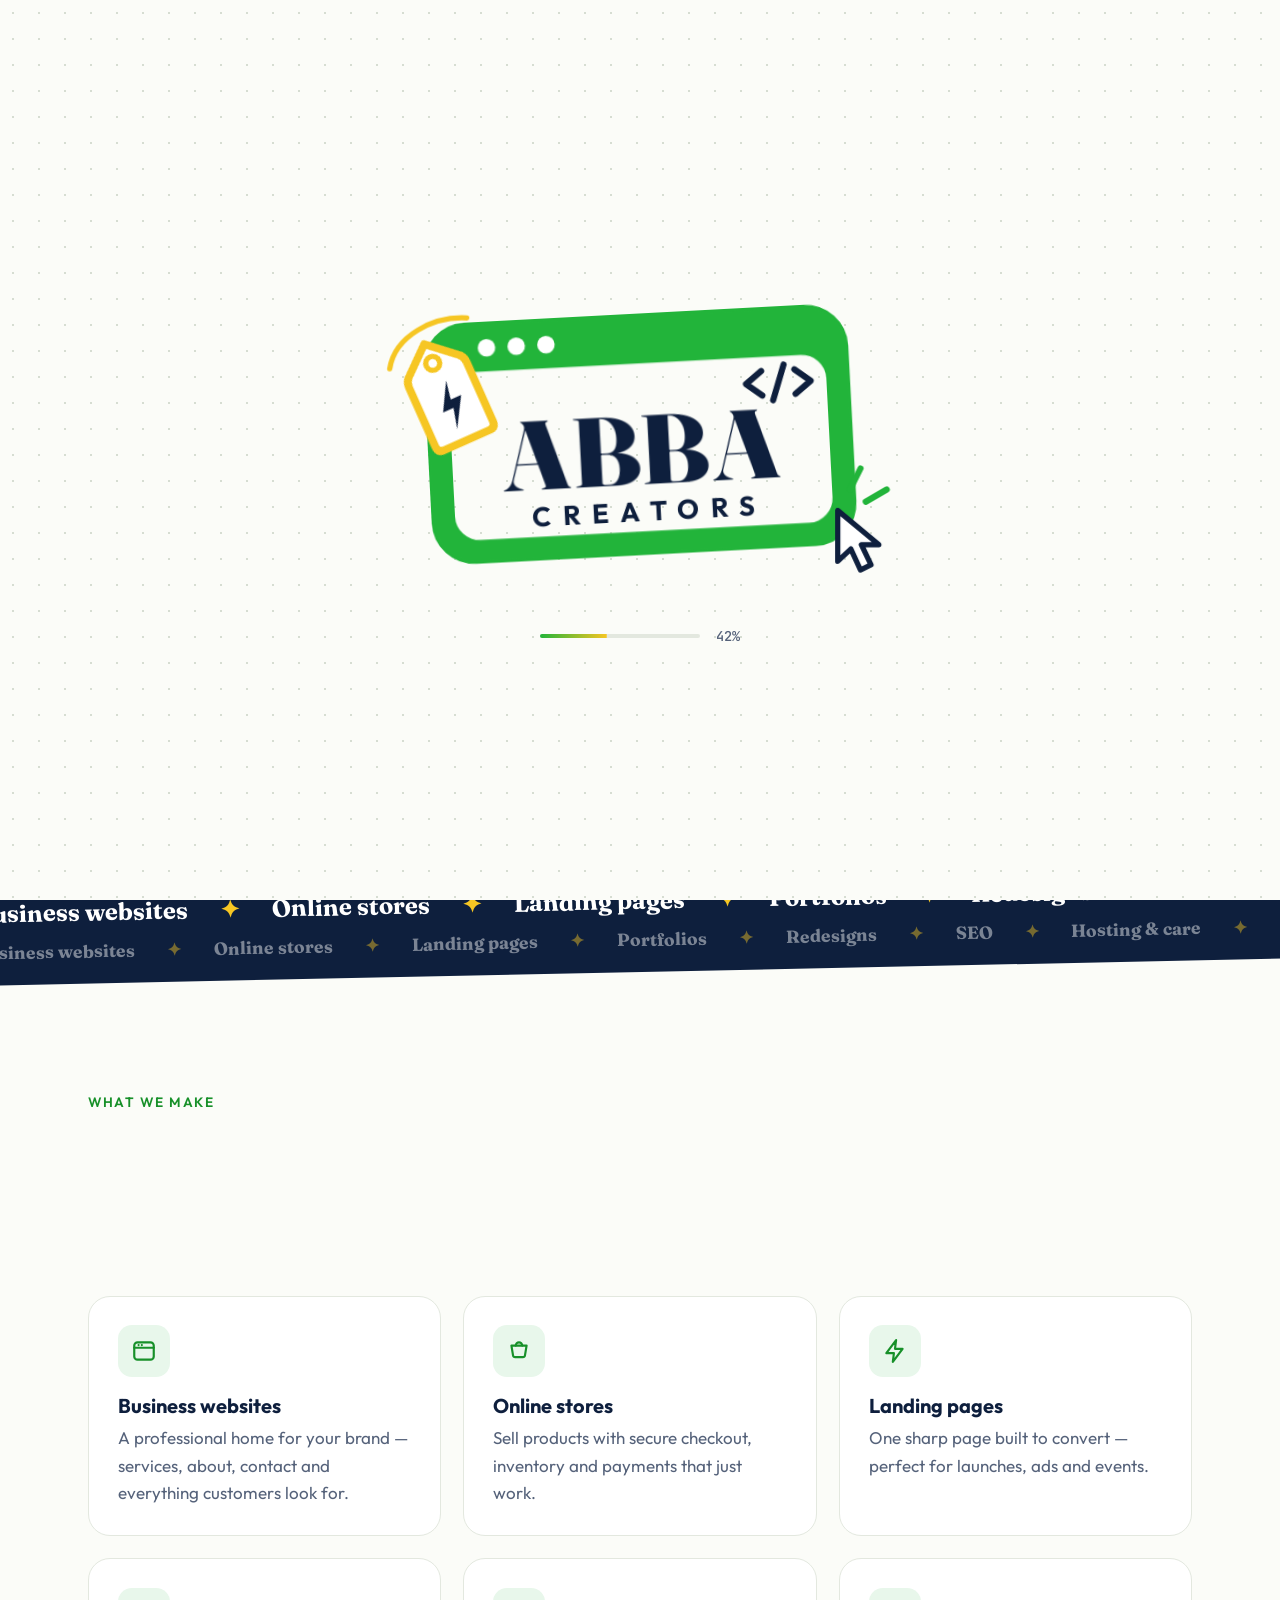
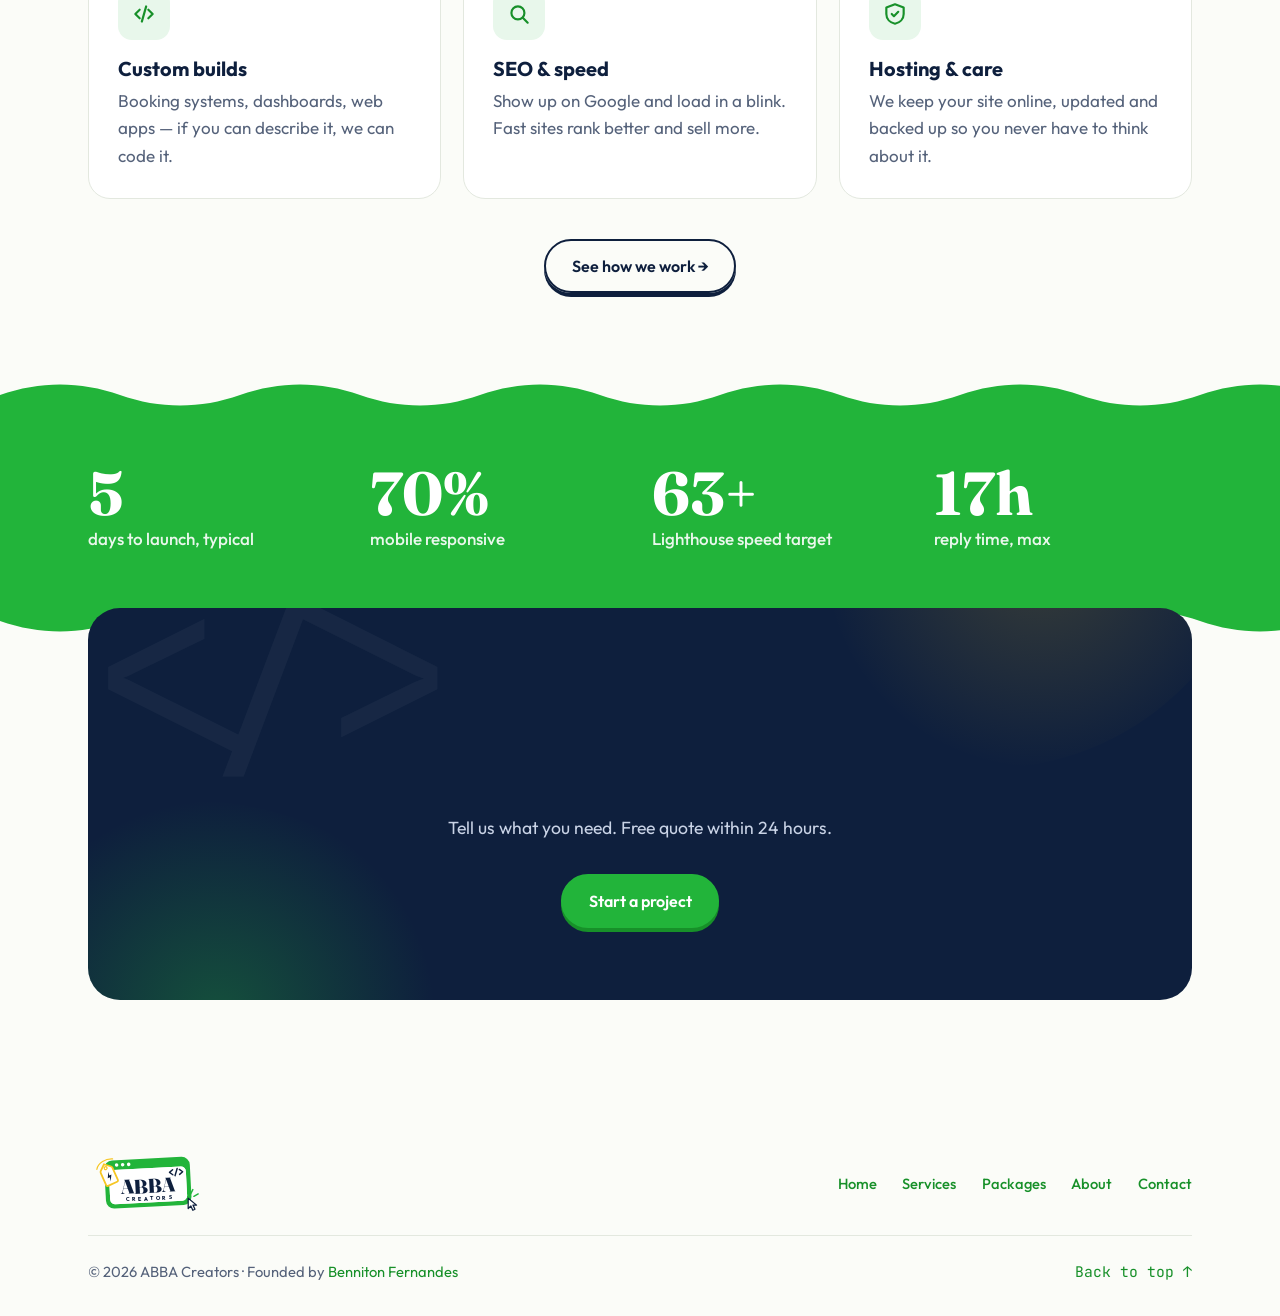
<file: index.html>
<!doctype html>
<html lang="en">
<head>
<meta charset="utf-8">
<meta name="viewport" content="width=device-width, initial-scale=1">
<title>ABBA Creators — Websites that click</title>
<meta name="description" content="ABBA Creators designs and builds fast, good-looking websites for businesses of every size.">
<link rel="icon" href="assets/logo.webp">
<link rel="preconnect" href="https://fonts.googleapis.com">
<link rel="preconnect" href="https://fonts.gstatic.com" crossorigin>
<link href="https://fonts.googleapis.com/css2?family=Fraunces:opsz,wght@9..144,700;9..144,900&family=Outfit:wght@400;500;600;700&family=JetBrains+Mono:wght@500&display=swap" rel="stylesheet">
<link rel="stylesheet" href="styles.css?v=10">
<link rel="stylesheet" href="fx.css?v=10">
<link rel="stylesheet" href="preloader.css?v=10">
<script>try{if(!sessionStorage.getItem("abba-loaded")&&!matchMedia("(prefers-reduced-motion: reduce)").matches){var h=document.documentElement;h.classList.add("preload");setTimeout(function(){h.classList.remove("preload");var l=document.querySelector(".loader");if(l)l.remove()},8000)}}catch(e){}</script>
</head>
<body>
<script src="preloader.js?v=10"></script>

<header class="nav" id="top">
  <a href="index.html" class="brand" aria-label="ABBA Creators home">
    <svg class="brand-logo" width="110" height="54" viewBox="-12 50 632 314" role="img" aria-label="ABBA Creators">
      <g transform="rotate(-3 320 205)">
        <path class="bl-frame" fill-rule="evenodd" d="M126 70h388a46 46 0 0 1 46 46v178a46 46 0 0 1-46 46H126a46 46 0 0 1-46-46V116a46 46 0 0 1 46-46zM132 124a28 28 0 0 0-28 28v136a28 28 0 0 0 28 28h376a28 28 0 0 0 28-28V152a28 28 0 0 0-28-28z"/>
        <path class="bl-panel" d="M132 124h376a28 28 0 0 1 28 28v136a28 28 0 0 1-28 28H132a28 28 0 0 1-28-28V152a28 28 0 0 1 28-28z"/>
        <circle class="bl-dot" cx="150" cy="97" r="10"/><circle class="bl-dot" cx="184" cy="97" r="10"/><circle class="bl-dot" cx="218" cy="97" r="10"/>
        <path class="bl-code" d="M462 140 L444 154 L462 168 M488 134 L474 174 M500 140 L518 154 L500 168"/>
        <text class="bl-abba" x="320" y="262" text-anchor="middle">ABBA</text>
        <text class="bl-creators" x="326" y="304" text-anchor="middle">CREATORS</text>
      </g>
      <path class="bl-string" d="M34 130 C 40 92, 84 70, 122 72"/>
      <g class="bl-tag" transform="translate(4 112)">
        <path class="bl-tag-body" d="M30 0 L62 28 Q66 32 66 38 V112 Q66 120 58 120 H2 Q-6 120 -6 112 V38 Q-6 32 -2 28 Z"/>
        <circle class="bl-tag-hole" cx="30" cy="24" r="8"/>
        <path class="bl-bolt" d="M36 48 L18 80 H31 L25 104 L45 70 H32 Z"/>
      </g>
      <g transform="translate(546 292)"><path class="bl-cursor" d="M0 0 L0 58 L15 44 L26 68 L38 62 L27 39 L47 39 Z"/></g>
      <path class="bl-ticks" d="M560 268 L572 244 M578 282 L602 268"/>
    </svg>
  </a>
  <nav class="nav-links" id="nav-links" aria-label="Main">
    <a href="index.html" aria-current="page">Home</a>
    <a href="services.html">Services</a>
    <a href="packages.html">Packages</a>
    <a href="about.html">About</a>
    <a href="contact.html">Contact</a>
  </nav>
  <a href="contact.html" class="btn btn-small nav-cta">Start a project</a>
  <button class="nav-toggle" id="nav-toggle" aria-label="Open menu" aria-expanded="false" aria-controls="nav-links"><span></span><span></span></button>
</header>

<main>
  <section class="hero">
    <div class="hero-copy">
      <p class="eyebrow"><span class="mono">&lt;/&gt;</span> Web design &amp; development studio</p>
      <h1>We build websites<br>that <span class="rotator" aria-live="polite"><span id="rotate-word">click</span></span>.</h1>
      <p class="lead">Fast, good-looking sites for small businesses, creators and brands — designed, coded and launched without the agency price tag.</p>
      <div class="hero-cta">
        <a href="contact.html" class="btn">Get a free quote</a>
        <a href="packages.html" class="btn btn-ghost">See packages</a>
      </div>
      <ul class="hero-points">
        <li><span class="dot"></span>Live in as little as 7 days</li>
        <li><span class="dot"></span>Mobile-first &amp; SEO-ready</li>
        <li><span class="dot"></span>Clear quotes, no surprises</li>
      </ul>
    </div>

    <div class="hero-visual" aria-hidden="true">
      <div class="tag swing">
        <svg viewBox="0 0 24 24"><path d="M13 2 4 14h7l-1 8 9-12h-7z"/></svg>
      </div>
      <div class="browser">
        <div class="browser-bar"><i></i><i></i><i></i><span class="url mono">yourbusiness.com</span></div>
        <div class="browser-body">
          <pre class="code mono" id="code"></pre>
          <div class="render" id="render">
            <div class="r-nav"><span></span><span></span><span></span><span></span></div>
            <div class="r-hero">
              <div class="r-h1"></div>
              <div class="r-h1 short"></div>
              <div class="r-p"></div>
              <div class="r-btn" id="r-btn">Book now</div>
            </div>
            <div class="r-cards"><div></div><div></div><div></div></div>
          </div>
        </div>
      </div>
      <svg class="fake-cursor" id="fake-cursor" viewBox="0 0 40 40">
        <path d="M6 4 L6 32 L13 25 L18 36 L23 34 L18 23 L28 23 Z"/>
      </svg>
    </div>
  </section>
  <div class="marquee" aria-hidden="true">
    <div class="marquee-track">
      <span>Business websites</span><b>✦</b><span>Online stores</span><b>✦</b><span>Landing pages</span><b>✦</b><span>Portfolios</span><b>✦</b><span>Redesigns</span><b>✦</b><span>SEO</span><b>✦</b><span>Hosting &amp; care</span><b>✦</b>
      <span>Business websites</span><b>✦</b><span>Online stores</span><b>✦</b><span>Landing pages</span><b>✦</b><span>Portfolios</span><b>✦</b><span>Redesigns</span><b>✦</b><span>SEO</span><b>✦</b><span>Hosting &amp; care</span><b>✦</b>
    </div>
  </div>
  <section class="section" id="services">
    <div class="section-head reveal">
      <p class="eyebrow">What we make</p>
      <h2>Everything you need to look legit online.</h2>
    </div>
    <div class="grid services">
      <article class="card reveal">
        <div class="icon"><svg viewBox="0 0 24 24"><rect x="3" y="4" width="18" height="16" rx="3"/><path d="M3 9h18M7 6.5h.01M10 6.5h.01"/></svg></div>
        <h3>Business websites</h3>
        <p>A professional home for your brand — services, about, contact and everything customers look for.</p>
      </article>
      <article class="card reveal">
        <div class="icon"><svg viewBox="0 0 24 24"><path d="M5 7h14l-1.5 9a2 2 0 0 1-2 1.7h-7a2 2 0 0 1-2-1.7z"/><path d="M9 7a3 3 0 0 1 6 0"/></svg></div>
        <h3>Online stores</h3>
        <p>Sell products with secure checkout, inventory and payments that just work.</p>
      </article>
      <article class="card reveal">
        <div class="icon"><svg viewBox="0 0 24 24"><path d="M13 2 4 14h7l-1 8 9-12h-7z"/></svg></div>
        <h3>Landing pages</h3>
        <p>One sharp page built to convert — perfect for launches, ads and events.</p>
      </article>
      <article class="card reveal">
        <div class="icon"><svg viewBox="0 0 24 24"><path d="m8 8-4 4 4 4M16 8l4 4-4 4M14 5l-4 14"/></svg></div>
        <h3>Custom builds</h3>
        <p>Booking systems, dashboards, web apps — if you can describe it, we can code it.</p>
      </article>
      <article class="card reveal">
        <div class="icon"><svg viewBox="0 0 24 24"><circle cx="11" cy="11" r="6"/><path d="m20 20-4.5-4.5"/></svg></div>
        <h3>SEO &amp; speed</h3>
        <p>Show up on Google and load in a blink. Fast sites rank better and sell more.</p>
      </article>
      <article class="card reveal">
        <div class="icon"><svg viewBox="0 0 24 24"><path d="M12 3 4 6v6c0 4.5 3.4 8 8 9 4.6-1 8-4.5 8-9V6z"/><path d="m9 12 2 2 4-4"/></svg></div>
        <h3>Hosting &amp; care</h3>
        <p>We keep your site online, updated and backed up so you never have to think about it.</p>
      </article>
    </div>
    <p class="section-more"><a href="services.html" class="btn btn-ghost">See how we work →</a></p>
  </section>
  <section class="band">
    <div class="band-inner">
      <div class="stat reveal"><b data-count="7">0</b><span>days to launch, typical</span></div>
      <div class="stat reveal"><b data-count="100" data-suffix="%">0</b><span>mobile responsive</span></div>
      <div class="stat reveal"><b data-count="90" data-suffix="+">0</b><span>Lighthouse speed target</span></div>
      <div class="stat reveal"><b data-count="24" data-suffix="h">0</b><span>reply time, max</span></div>
    </div>
  </section>
  <!-- CTA -->
  <section class="section cta-wrap">
    <div class="cta reveal">
      <h2>Ready to build something that <span class="hl">clicks</span>?</h2>
      <p>Tell us what you need. Free quote within 24 hours.</p>
      <a href="contact.html" class="btn">Start a project</a>
    </div>
  </section>
</main>

<footer class="footer">
  <div class="footer-top">
    <a href="index.html" class="brand brand-foot" aria-label="ABBA Creators home"><svg class="brand-logo" width="110" height="54" viewBox="-12 50 632 314" aria-hidden="true">
      <g transform="rotate(-3 320 205)">
        <path class="bl-frame" fill-rule="evenodd" d="M126 70h388a46 46 0 0 1 46 46v178a46 46 0 0 1-46 46H126a46 46 0 0 1-46-46V116a46 46 0 0 1 46-46zM132 124a28 28 0 0 0-28 28v136a28 28 0 0 0 28 28h376a28 28 0 0 0 28-28V152a28 28 0 0 0-28-28z"/>
        <path class="bl-panel" d="M132 124h376a28 28 0 0 1 28 28v136a28 28 0 0 1-28 28H132a28 28 0 0 1-28-28V152a28 28 0 0 1 28-28z"/>
        <circle class="bl-dot" cx="150" cy="97" r="10"/><circle class="bl-dot" cx="184" cy="97" r="10"/><circle class="bl-dot" cx="218" cy="97" r="10"/>
        <path class="bl-code" d="M462 140 L444 154 L462 168 M488 134 L474 174 M500 140 L518 154 L500 168"/>
        <text class="bl-abba" x="320" y="262" text-anchor="middle">ABBA</text>
        <text class="bl-creators" x="326" y="304" text-anchor="middle">CREATORS</text>
      </g>
      <path class="bl-string" d="M34 130 C 40 92, 84 70, 122 72"/>
      <g class="bl-tag" transform="translate(4 112)">
        <path class="bl-tag-body" d="M30 0 L62 28 Q66 32 66 38 V112 Q66 120 58 120 H2 Q-6 120 -6 112 V38 Q-6 32 -2 28 Z"/>
        <circle class="bl-tag-hole" cx="30" cy="24" r="8"/>
        <path class="bl-bolt" d="M36 48 L18 80 H31 L25 104 L45 70 H32 Z"/>
      </g>
      <g transform="translate(546 292)"><path class="bl-cursor" d="M0 0 L0 58 L15 44 L26 68 L38 62 L27 39 L47 39 Z"/></g>
      <path class="bl-ticks" d="M560 268 L572 244 M578 282 L602 268"/>
    </svg></a>
    <nav class="footer-links" aria-label="Footer">
      <a href="index.html">Home</a><a href="services.html">Services</a><a href="packages.html">Packages</a><a href="about.html">About</a><a href="contact.html">Contact</a>
    </nav>
  </div>
  <div class="footer-bottom">
    <p>© <span id="year"></span> ABBA Creators · Founded by <a href="https://portfolio-x2n4.onrender.com/" target="_blank" rel="noopener">Benniton Fernandes</a></p>
    <a href="#top" class="mono">Back to top ↑</a>
  </div>
</footer>

<script src="script.js?v=10"></script>
<script src="fx.js?v=10"></script>
</body>
</html>
</file>
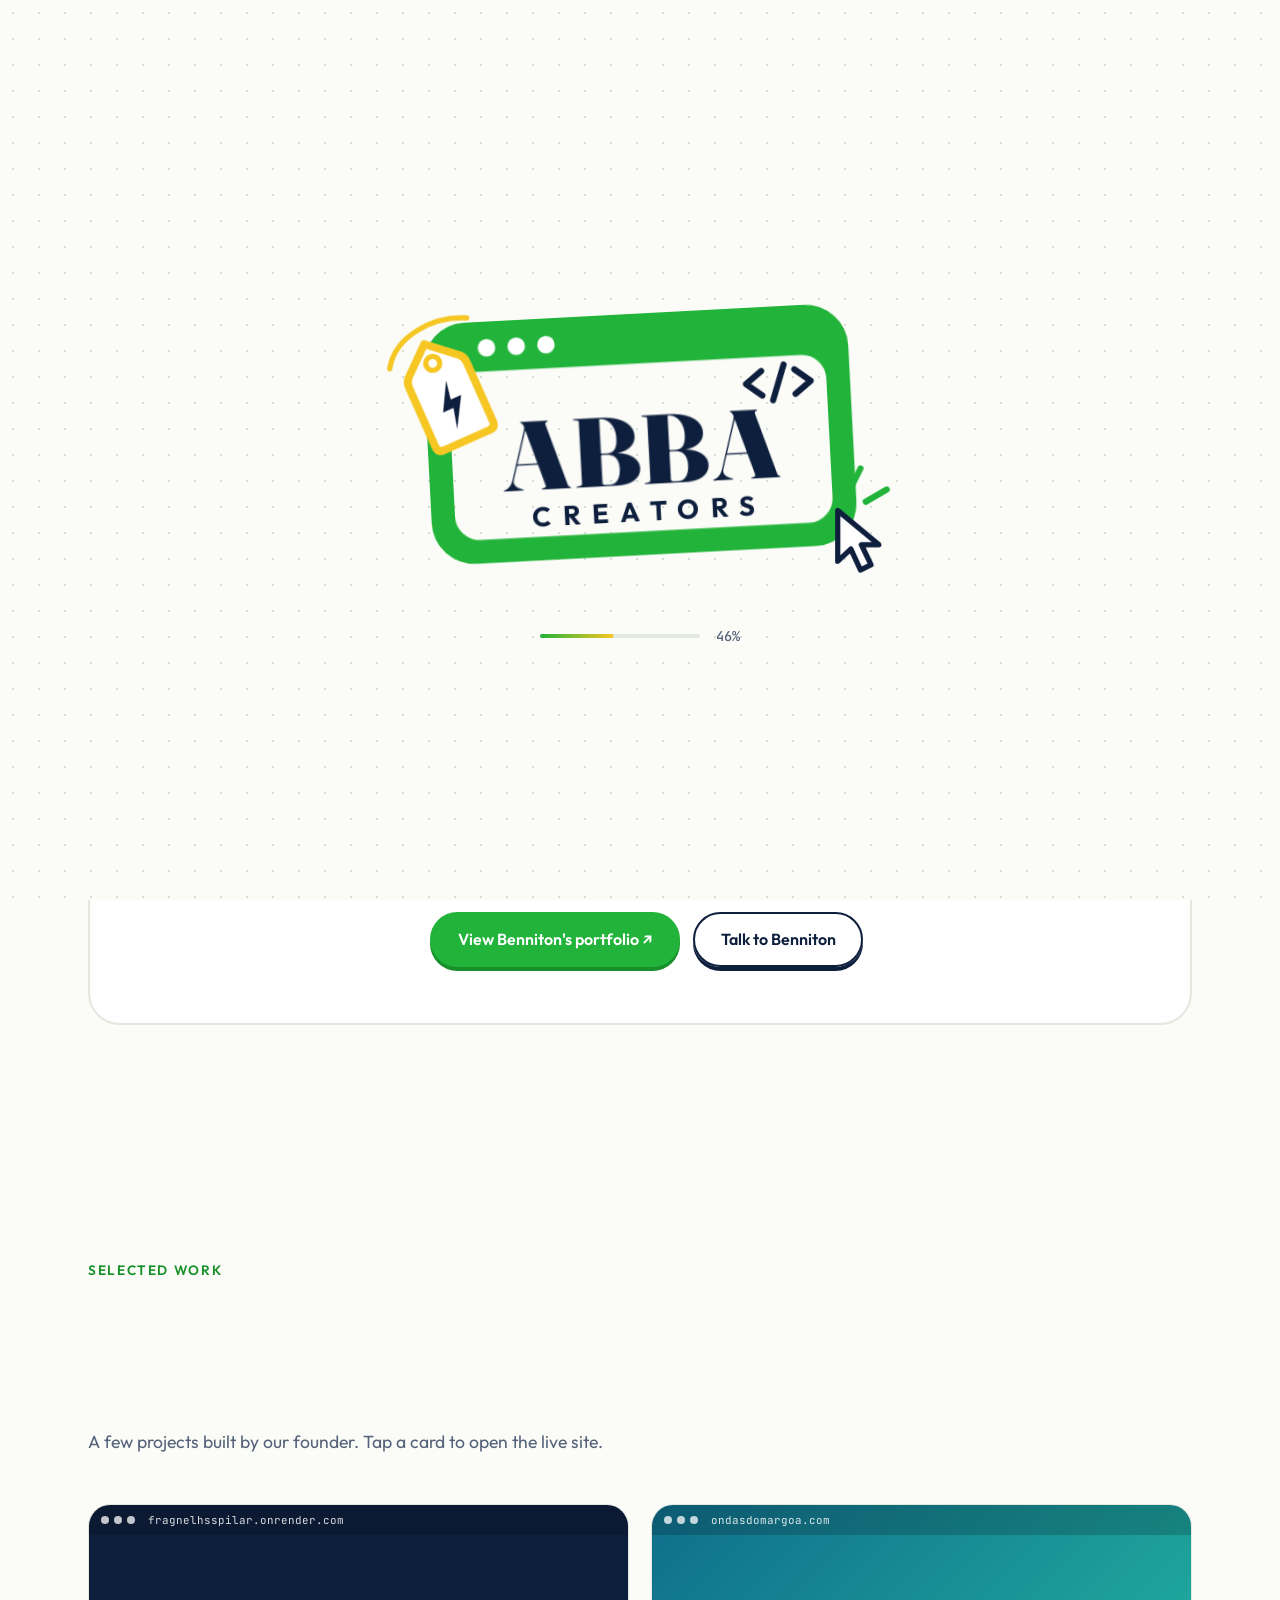
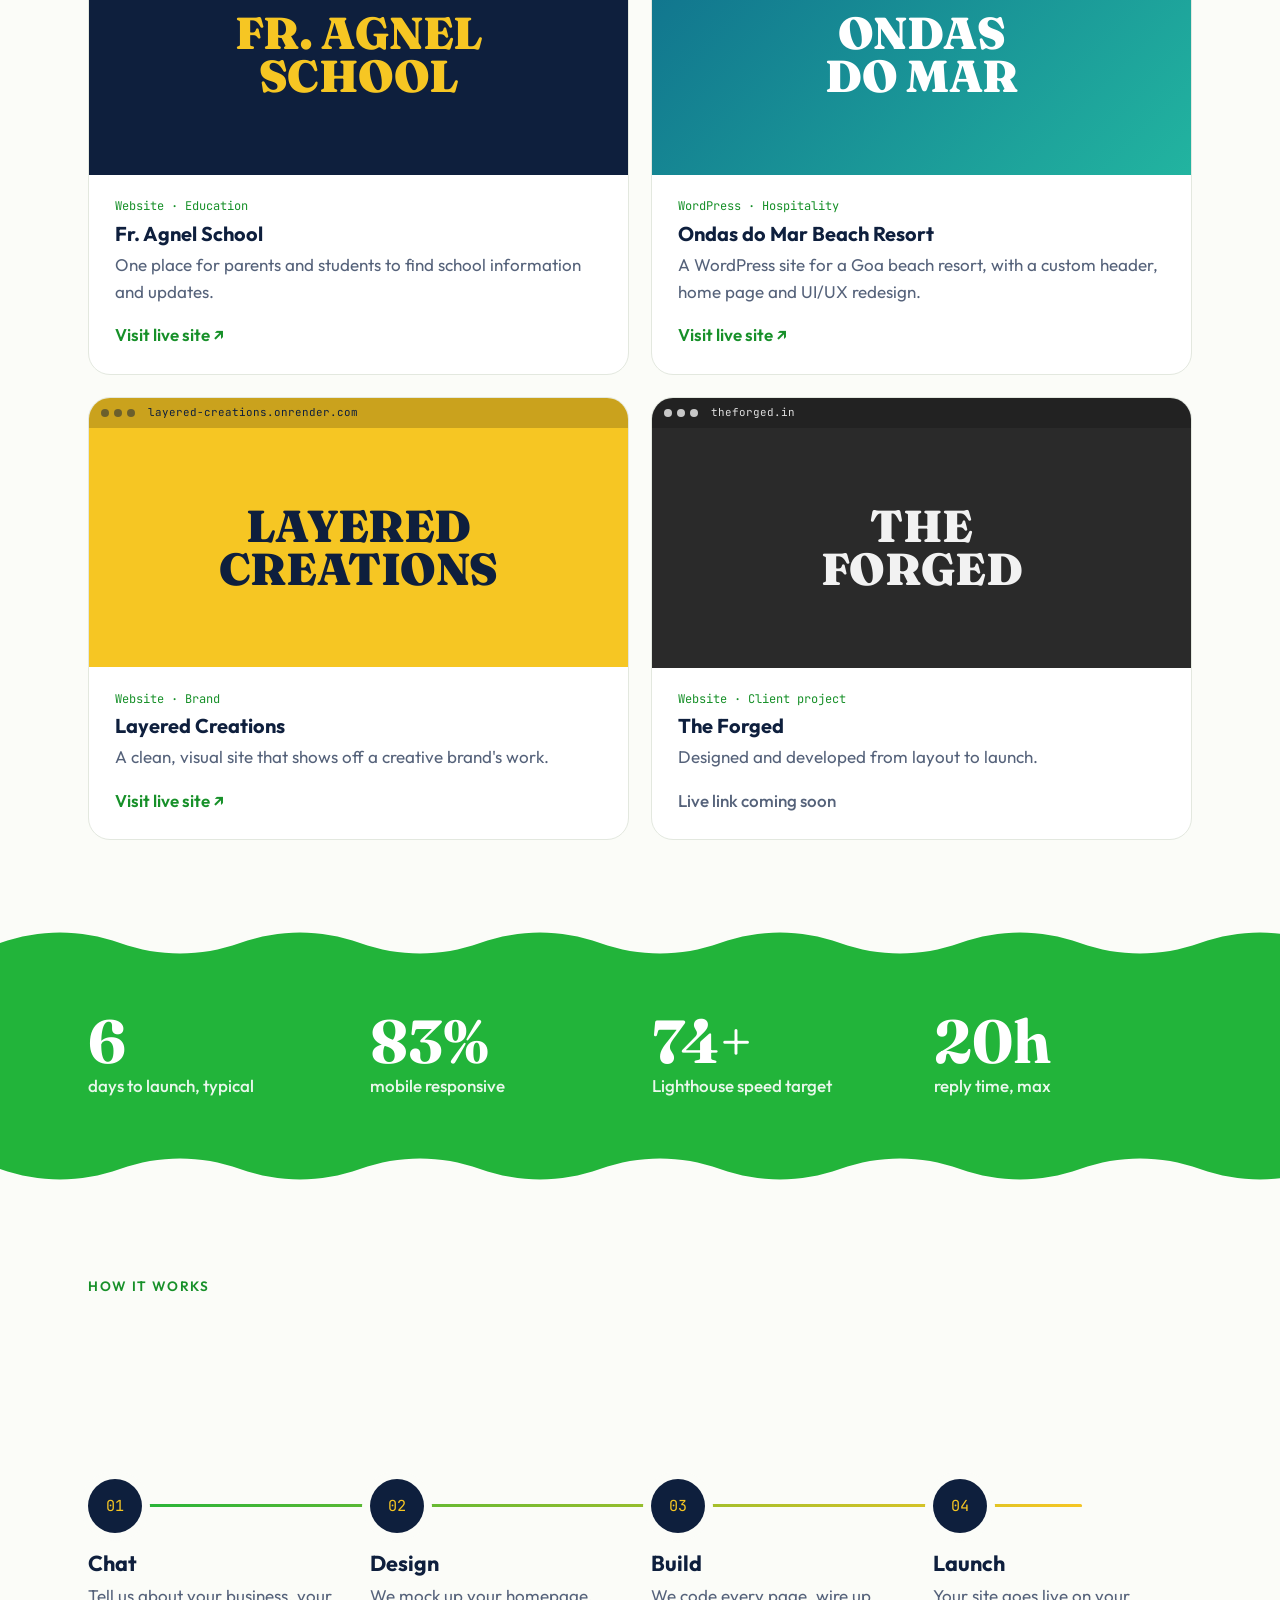
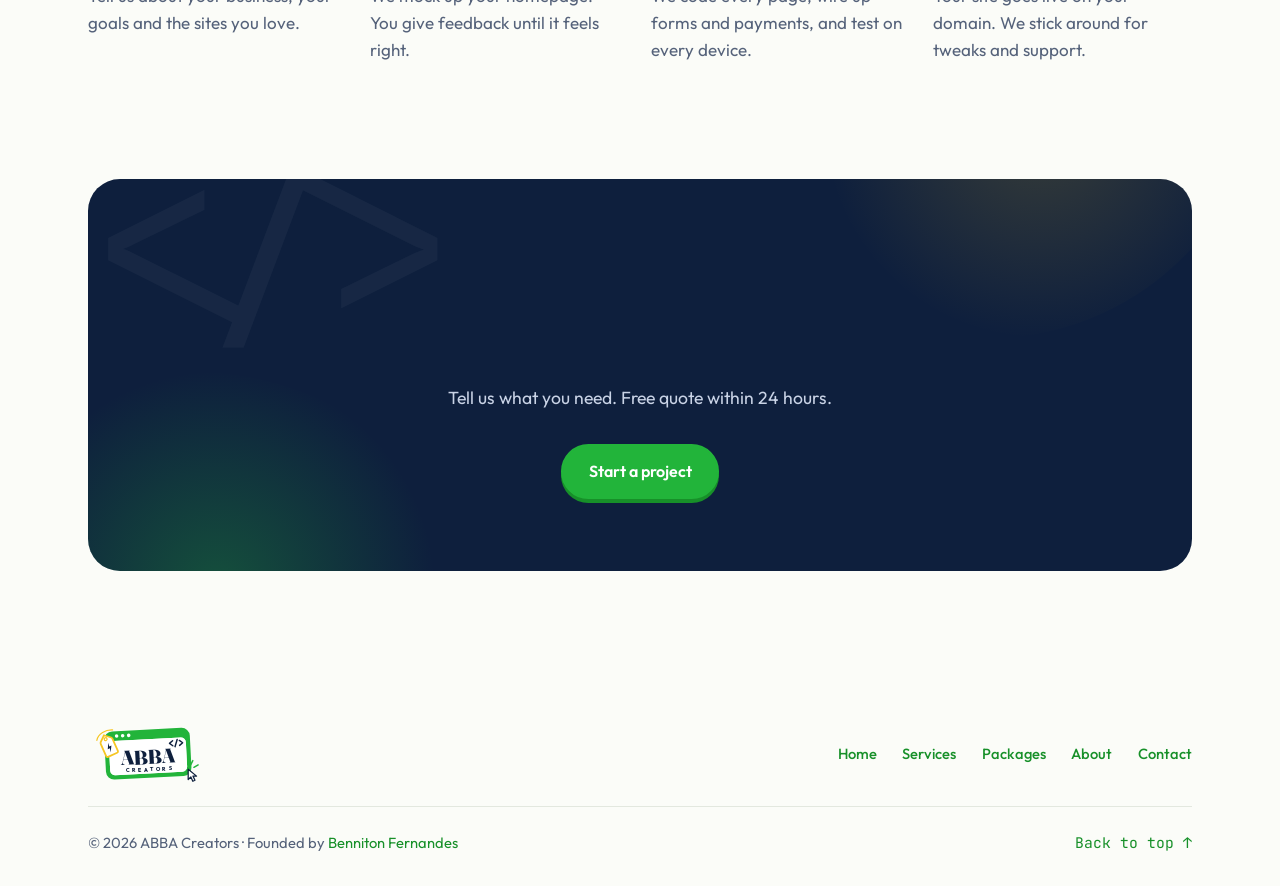
<file: about.html>
<!doctype html>
<html lang="en">
<head>
<meta charset="utf-8">
<meta name="viewport" content="width=device-width, initial-scale=1">
<title>About — ABBA Creators</title>
<meta name="description" content="ABBA Creators designs and builds fast, good-looking websites for businesses of every size.">
<link rel="icon" href="assets/logo.webp">
<link rel="preconnect" href="https://fonts.googleapis.com">
<link rel="preconnect" href="https://fonts.gstatic.com" crossorigin>
<link href="https://fonts.googleapis.com/css2?family=Fraunces:opsz,wght@9..144,700;9..144,900&family=Outfit:wght@400;500;600;700&family=JetBrains+Mono:wght@500&display=swap" rel="stylesheet">
<link rel="stylesheet" href="styles.css?v=10">
<link rel="stylesheet" href="fx.css?v=10">
<link rel="stylesheet" href="preloader.css?v=10">
<script>try{if(!sessionStorage.getItem("abba-loaded")&&!matchMedia("(prefers-reduced-motion: reduce)").matches){var h=document.documentElement;h.classList.add("preload");setTimeout(function(){h.classList.remove("preload");var l=document.querySelector(".loader");if(l)l.remove()},8000)}}catch(e){}</script>
</head>
<body>
<script src="preloader.js?v=10"></script>

<header class="nav" id="top">
  <a href="index.html" class="brand" aria-label="ABBA Creators home">
    <svg class="brand-logo" width="110" height="54" viewBox="-12 50 632 314" role="img" aria-label="ABBA Creators">
      <g transform="rotate(-3 320 205)">
        <path class="bl-frame" fill-rule="evenodd" d="M126 70h388a46 46 0 0 1 46 46v178a46 46 0 0 1-46 46H126a46 46 0 0 1-46-46V116a46 46 0 0 1 46-46zM132 124a28 28 0 0 0-28 28v136a28 28 0 0 0 28 28h376a28 28 0 0 0 28-28V152a28 28 0 0 0-28-28z"/>
        <path class="bl-panel" d="M132 124h376a28 28 0 0 1 28 28v136a28 28 0 0 1-28 28H132a28 28 0 0 1-28-28V152a28 28 0 0 1 28-28z"/>
        <circle class="bl-dot" cx="150" cy="97" r="10"/><circle class="bl-dot" cx="184" cy="97" r="10"/><circle class="bl-dot" cx="218" cy="97" r="10"/>
        <path class="bl-code" d="M462 140 L444 154 L462 168 M488 134 L474 174 M500 140 L518 154 L500 168"/>
        <text class="bl-abba" x="320" y="262" text-anchor="middle">ABBA</text>
        <text class="bl-creators" x="326" y="304" text-anchor="middle">CREATORS</text>
      </g>
      <path class="bl-string" d="M34 130 C 40 92, 84 70, 122 72"/>
      <g class="bl-tag" transform="translate(4 112)">
        <path class="bl-tag-body" d="M30 0 L62 28 Q66 32 66 38 V112 Q66 120 58 120 H2 Q-6 120 -6 112 V38 Q-6 32 -2 28 Z"/>
        <circle class="bl-tag-hole" cx="30" cy="24" r="8"/>
        <path class="bl-bolt" d="M36 48 L18 80 H31 L25 104 L45 70 H32 Z"/>
      </g>
      <g transform="translate(546 292)"><path class="bl-cursor" d="M0 0 L0 58 L15 44 L26 68 L38 62 L27 39 L47 39 Z"/></g>
      <path class="bl-ticks" d="M560 268 L572 244 M578 282 L602 268"/>
    </svg>
  </a>
  <nav class="nav-links" id="nav-links" aria-label="Main">
    <a href="index.html">Home</a>
    <a href="services.html">Services</a>
    <a href="packages.html">Packages</a>
    <a href="about.html" aria-current="page">About</a>
    <a href="contact.html">Contact</a>
  </nav>
  <a href="contact.html" class="btn btn-small nav-cta">Start a project</a>
  <button class="nav-toggle" id="nav-toggle" aria-label="Open menu" aria-expanded="false" aria-controls="nav-links"><span></span><span></span></button>
</header>

<main>
  <!-- PAGE HERO -->
  <section class="page-hero">
    <p class="eyebrow"><span class="mono">&lt;/&gt;</span> About us</p>
    <h1>Small studio. <span class="hl">Big</span> results.</h1>
    <p class="lead">ABBA Creators builds fast, good-looking websites for small businesses, creators and brands.</p>
  </section>
  <section class="section founder" id="founder">
    <div class="founder-card reveal">
      <div class="founder-avatar" aria-hidden="true">
        <span>BF</span>
        <svg class="founder-cursor" viewBox="0 0 40 40"><path d="M6 4 L6 32 L13 25 L18 36 L23 34 L18 23 L28 23 Z"/></svg>
      </div>
      <div class="founder-copy">
        <p class="eyebrow">Meet the founder</p>
        <h2>Benniton Fernandes</h2>
        <p class="role mono">Founder · Web developer &amp; designer · Calangute, Goa</p>
        <p>ABBA Creators was started by Benniton Fernandes to give schools, resorts, brands and small businesses websites that look great and actually bring in customers. Benniton plans every layout in Figma, builds it in HTML, CSS, PHP or WordPress, and puts it live on your own domain — so you work directly with the person building your site.</p>
        <ul class="founder-facts">
          <li><b>Design</b>Figma, UI/UX</li>
          <li><b>Build</b>HTML, CSS, PHP, WordPress</li>
          <li><b>Launch</b>GoDaddy, cPanel</li>
          <li><b>Also</b>Video &amp; photo shoots</li>
        </ul>
        <div class="founder-cta">
          <a href="https://portfolio-x2n4.onrender.com/" class="btn" target="_blank" rel="noopener">View Benniton's portfolio ↗</a>
          <a href="contact.html" class="btn btn-ghost">Talk to Benniton</a>
        </div>
      </div>
    </div>
  </section>
  <!-- WORK -->
  <section class="section" id="work">
    <div class="section-head reveal">
      <p class="eyebrow">Selected work</p>
      <h2>Real sites for real clients.</h2>
      <p class="sub">A few projects built by our founder. Tap a card to open the live site.</p>
    </div>
    <div class="grid work">
      <a class="work-card reveal" href="https://fragnelhsspilar.onrender.com/" target="_blank" rel="noopener">
        <div class="work-thumb t1"><div class="work-bar"><i></i><i></i><i></i><span class="mono">fragnelhsspilar.onrender.com</span></div><b>FR. AGNEL<br>SCHOOL</b></div>
        <div class="work-meta"><span class="work-tags mono">Website · Education</span><h3>Fr. Agnel School</h3><p>One place for parents and students to find school information and updates.</p><span class="work-link">Visit live site ↗</span></div>
      </a>
      <a class="work-card reveal" href="https://ondasdomargoa.com/" target="_blank" rel="noopener">
        <div class="work-thumb t2"><div class="work-bar"><i></i><i></i><i></i><span class="mono">ondasdomargoa.com</span></div><b>ONDAS<br>DO MAR</b></div>
        <div class="work-meta"><span class="work-tags mono">WordPress · Hospitality</span><h3>Ondas do Mar Beach Resort</h3><p>A WordPress site for a Goa beach resort, with a custom header, home page and UI/UX redesign.</p><span class="work-link">Visit live site ↗</span></div>
      </a>
      <a class="work-card reveal" href="https://layered-creations.onrender.com/" target="_blank" rel="noopener">
        <div class="work-thumb t3"><div class="work-bar"><i></i><i></i><i></i><span class="mono">layered-creations.onrender.com</span></div><b>LAYERED<br>CREATIONS</b></div>
        <div class="work-meta"><span class="work-tags mono">Website · Brand</span><h3>Layered Creations</h3><p>A clean, visual site that shows off a creative brand's work.</p><span class="work-link">Visit live site ↗</span></div>
      </a>
      <div class="work-card soon reveal">
        <div class="work-thumb t4"><div class="work-bar"><i></i><i></i><i></i><span class="mono">theforged.in</span></div><b>THE<br>FORGED</b></div>
        <div class="work-meta"><span class="work-tags mono">Website · Client project</span><h3>The Forged</h3><p>Designed and developed from layout to launch.</p><span class="work-link">Live link coming soon</span></div>
      </div>
    </div>
  </section>
  <section class="band">
    <div class="band-inner">
      <div class="stat reveal"><b data-count="7">0</b><span>days to launch, typical</span></div>
      <div class="stat reveal"><b data-count="100" data-suffix="%">0</b><span>mobile responsive</span></div>
      <div class="stat reveal"><b data-count="90" data-suffix="+">0</b><span>Lighthouse speed target</span></div>
      <div class="stat reveal"><b data-count="24" data-suffix="h">0</b><span>reply time, max</span></div>
    </div>
  </section>
  <section class="section" id="process">
    <div class="section-head reveal">
      <p class="eyebrow">How it works</p>
      <h2>From idea to live in four steps.</h2>
    </div>
    <ol class="steps">
      <li class="reveal"><span class="num mono">01</span><h3>Chat</h3><p>Tell us about your business, your goals and the sites you love.</p></li>
      <li class="reveal"><span class="num mono">02</span><h3>Design</h3><p>We mock up your homepage. You give feedback until it feels right.</p></li>
      <li class="reveal"><span class="num mono">03</span><h3>Build</h3><p>We code every page, wire up forms and payments, and test on every device.</p></li>
      <li class="reveal"><span class="num mono">04</span><h3>Launch</h3><p>Your site goes live on your domain. We stick around for tweaks and support.</p></li>
    </ol>
  </section>
  <!-- CTA -->
  <section class="section cta-wrap">
    <div class="cta reveal">
      <h2>Ready to build something that <span class="hl">clicks</span>?</h2>
      <p>Tell us what you need. Free quote within 24 hours.</p>
      <a href="contact.html" class="btn">Start a project</a>
    </div>
  </section>
</main>

<footer class="footer">
  <div class="footer-top">
    <a href="index.html" class="brand brand-foot" aria-label="ABBA Creators home"><svg class="brand-logo" width="110" height="54" viewBox="-12 50 632 314" aria-hidden="true">
      <g transform="rotate(-3 320 205)">
        <path class="bl-frame" fill-rule="evenodd" d="M126 70h388a46 46 0 0 1 46 46v178a46 46 0 0 1-46 46H126a46 46 0 0 1-46-46V116a46 46 0 0 1 46-46zM132 124a28 28 0 0 0-28 28v136a28 28 0 0 0 28 28h376a28 28 0 0 0 28-28V152a28 28 0 0 0-28-28z"/>
        <path class="bl-panel" d="M132 124h376a28 28 0 0 1 28 28v136a28 28 0 0 1-28 28H132a28 28 0 0 1-28-28V152a28 28 0 0 1 28-28z"/>
        <circle class="bl-dot" cx="150" cy="97" r="10"/><circle class="bl-dot" cx="184" cy="97" r="10"/><circle class="bl-dot" cx="218" cy="97" r="10"/>
        <path class="bl-code" d="M462 140 L444 154 L462 168 M488 134 L474 174 M500 140 L518 154 L500 168"/>
        <text class="bl-abba" x="320" y="262" text-anchor="middle">ABBA</text>
        <text class="bl-creators" x="326" y="304" text-anchor="middle">CREATORS</text>
      </g>
      <path class="bl-string" d="M34 130 C 40 92, 84 70, 122 72"/>
      <g class="bl-tag" transform="translate(4 112)">
        <path class="bl-tag-body" d="M30 0 L62 28 Q66 32 66 38 V112 Q66 120 58 120 H2 Q-6 120 -6 112 V38 Q-6 32 -2 28 Z"/>
        <circle class="bl-tag-hole" cx="30" cy="24" r="8"/>
        <path class="bl-bolt" d="M36 48 L18 80 H31 L25 104 L45 70 H32 Z"/>
      </g>
      <g transform="translate(546 292)"><path class="bl-cursor" d="M0 0 L0 58 L15 44 L26 68 L38 62 L27 39 L47 39 Z"/></g>
      <path class="bl-ticks" d="M560 268 L572 244 M578 282 L602 268"/>
    </svg></a>
    <nav class="footer-links" aria-label="Footer">
      <a href="index.html">Home</a><a href="services.html">Services</a><a href="packages.html">Packages</a><a href="about.html">About</a><a href="contact.html">Contact</a>
    </nav>
  </div>
  <div class="footer-bottom">
    <p>© <span id="year"></span> ABBA Creators · Founded by <a href="https://portfolio-x2n4.onrender.com/" target="_blank" rel="noopener">Benniton Fernandes</a></p>
    <a href="#top" class="mono">Back to top ↑</a>
  </div>
</footer>

<script src="script.js?v=10"></script>
<script src="fx.js?v=10"></script>
</body>
</html>
</file>
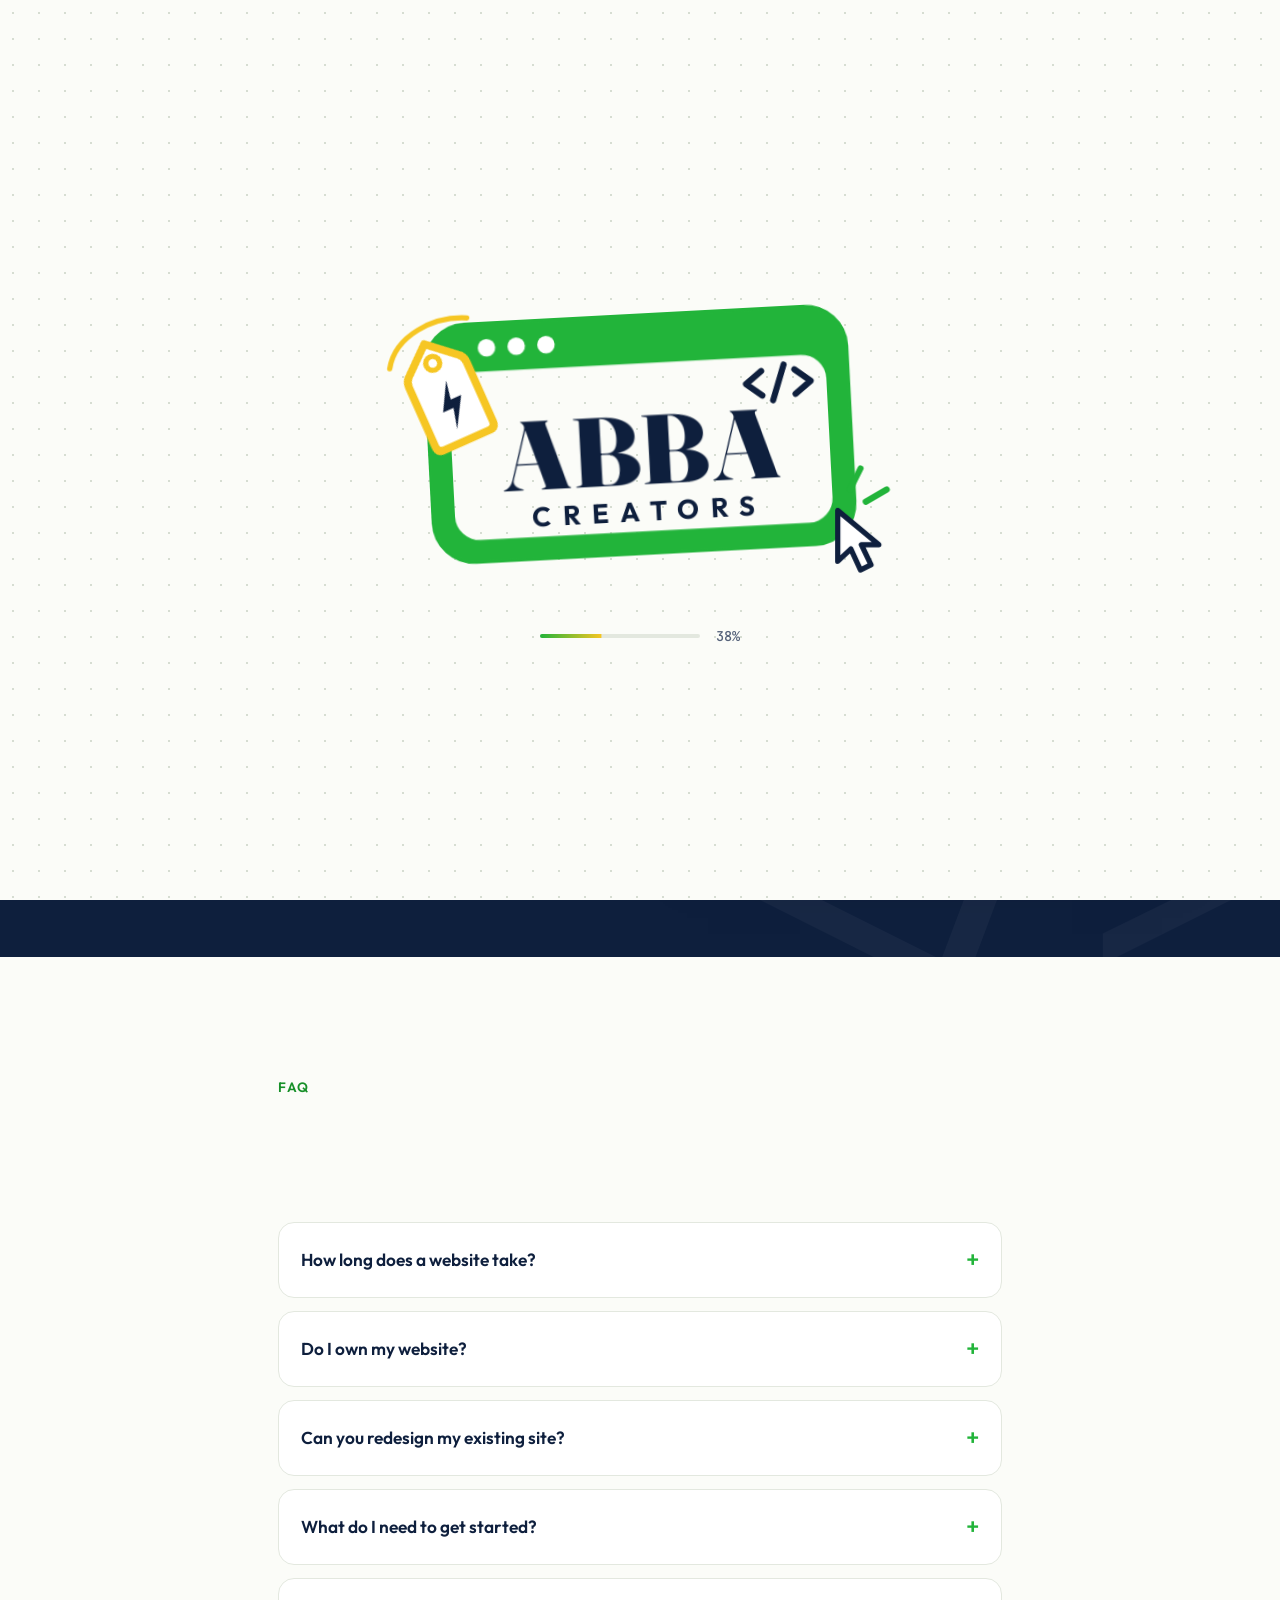
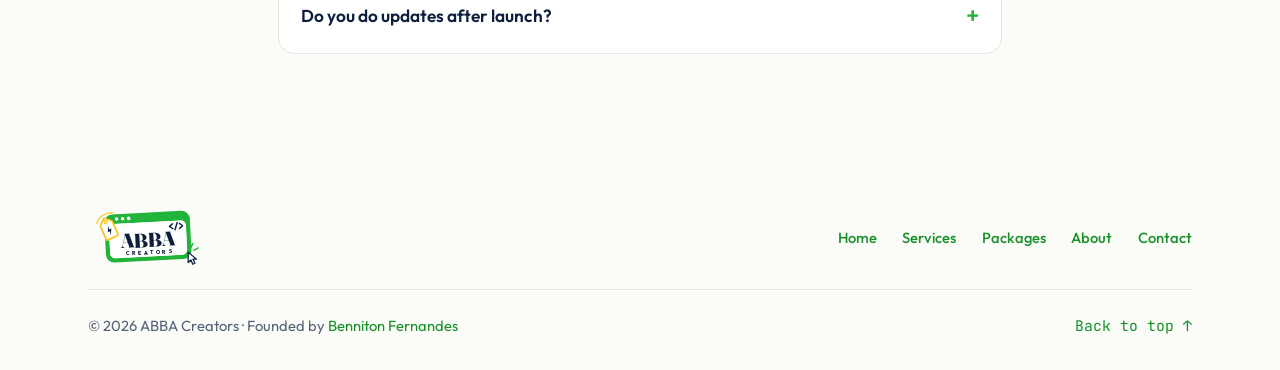
<file: contact.html>
<!doctype html>
<html lang="en">
<head>
<meta charset="utf-8">
<meta name="viewport" content="width=device-width, initial-scale=1">
<title>Contact — ABBA Creators</title>
<meta name="description" content="ABBA Creators designs and builds fast, good-looking websites for businesses of every size.">
<link rel="icon" href="assets/logo.webp">
<link rel="preconnect" href="https://fonts.googleapis.com">
<link rel="preconnect" href="https://fonts.gstatic.com" crossorigin>
<link href="https://fonts.googleapis.com/css2?family=Fraunces:opsz,wght@9..144,700;9..144,900&family=Outfit:wght@400;500;600;700&family=JetBrains+Mono:wght@500&display=swap" rel="stylesheet">
<link rel="stylesheet" href="styles.css?v=10">
<link rel="stylesheet" href="fx.css?v=10">
<link rel="stylesheet" href="preloader.css?v=10">
<script>try{if(!sessionStorage.getItem("abba-loaded")&&!matchMedia("(prefers-reduced-motion: reduce)").matches){var h=document.documentElement;h.classList.add("preload");setTimeout(function(){h.classList.remove("preload");var l=document.querySelector(".loader");if(l)l.remove()},8000)}}catch(e){}</script>
</head>
<body>
<script src="preloader.js?v=10"></script>

<header class="nav" id="top">
  <a href="index.html" class="brand" aria-label="ABBA Creators home">
    <svg class="brand-logo" width="110" height="54" viewBox="-12 50 632 314" role="img" aria-label="ABBA Creators">
      <g transform="rotate(-3 320 205)">
        <path class="bl-frame" fill-rule="evenodd" d="M126 70h388a46 46 0 0 1 46 46v178a46 46 0 0 1-46 46H126a46 46 0 0 1-46-46V116a46 46 0 0 1 46-46zM132 124a28 28 0 0 0-28 28v136a28 28 0 0 0 28 28h376a28 28 0 0 0 28-28V152a28 28 0 0 0-28-28z"/>
        <path class="bl-panel" d="M132 124h376a28 28 0 0 1 28 28v136a28 28 0 0 1-28 28H132a28 28 0 0 1-28-28V152a28 28 0 0 1 28-28z"/>
        <circle class="bl-dot" cx="150" cy="97" r="10"/><circle class="bl-dot" cx="184" cy="97" r="10"/><circle class="bl-dot" cx="218" cy="97" r="10"/>
        <path class="bl-code" d="M462 140 L444 154 L462 168 M488 134 L474 174 M500 140 L518 154 L500 168"/>
        <text class="bl-abba" x="320" y="262" text-anchor="middle">ABBA</text>
        <text class="bl-creators" x="326" y="304" text-anchor="middle">CREATORS</text>
      </g>
      <path class="bl-string" d="M34 130 C 40 92, 84 70, 122 72"/>
      <g class="bl-tag" transform="translate(4 112)">
        <path class="bl-tag-body" d="M30 0 L62 28 Q66 32 66 38 V112 Q66 120 58 120 H2 Q-6 120 -6 112 V38 Q-6 32 -2 28 Z"/>
        <circle class="bl-tag-hole" cx="30" cy="24" r="8"/>
        <path class="bl-bolt" d="M36 48 L18 80 H31 L25 104 L45 70 H32 Z"/>
      </g>
      <g transform="translate(546 292)"><path class="bl-cursor" d="M0 0 L0 58 L15 44 L26 68 L38 62 L27 39 L47 39 Z"/></g>
      <path class="bl-ticks" d="M560 268 L572 244 M578 282 L602 268"/>
    </svg>
  </a>
  <nav class="nav-links" id="nav-links" aria-label="Main">
    <a href="index.html">Home</a>
    <a href="services.html">Services</a>
    <a href="packages.html">Packages</a>
    <a href="about.html">About</a>
    <a href="contact.html" aria-current="page">Contact</a>
  </nav>
  <a href="contact.html" class="btn btn-small nav-cta">Start a project</a>
  <button class="nav-toggle" id="nav-toggle" aria-label="Open menu" aria-expanded="false" aria-controls="nav-links"><span></span><span></span></button>
</header>

<main>
  <section class="contact" id="contact">
    <div class="contact-inner">
      <div class="contact-copy reveal">
        <p class="eyebrow">Let's build</p>
        <h1 class="contact-title">Got an idea? Let's make it <span class="hl">click</span>.</h1>
        <p>Tell us a bit about your project and we'll reply within 24 hours with ideas and a quote. WhatsApp is the quickest way to reach us. No pressure, no jargon.</p>
        <div class="contact-ways">
          <a class="contact-way" href="https://wa.me/917030955722" target="_blank" rel="noopener">
            <i class="cw-icon wa"><svg viewBox="0 0 24 24"><path d="M12 3a9 9 0 0 0-7.8 13.5L3 21l4.6-1.2A9 9 0 1 0 12 3z"/><path d="M8.8 8.6c.2-.5.5-.5.8-.5h.5c.2 0 .4 0 .6.5l.7 1.6c.1.2.1.4 0 .6l-.4.6c-.1.2-.2.3 0 .6.5.9 1.3 1.6 2.2 2.1.3.2.4.1.6-.1l.5-.6c.2-.2.3-.2.6-.1l1.6.8c.2.1.4.2.4.4 0 .5-.2 1.2-.8 1.5-.6.3-1.4.4-2.6-.1a9 9 0 0 1-4.3-3.9c-.6-1-.6-1.9-.4-2.4z"/></svg></i>
            <span><small>WhatsApp · quickest reply</small>+91 70309 55722</span>
          </a>
          <a class="contact-way" href="mailto:bennitonf@gmail.com">
            <i class="cw-icon"><svg viewBox="0 0 24 24"><rect x="3" y="5" width="18" height="14" rx="2.5"/><path d="m4 7 8 6 8-6"/></svg></i>
            <span><small>Email</small>bennitonf@gmail.com</span>
          </a>
        </div>
      </div>
      <form class="form reveal" id="contact-form">
        <label>Name<input name="name" required autocomplete="name"></label>
        <label class="hp" aria-hidden="true">Website<input name="website" tabindex="-1" autocomplete="off"></label>
        <label><span>Email <small class="opt">(optional)</small></span><input name="email" type="email" autocomplete="email"></label>
        <label>What do you need?
          <select name="plan" id="plan-select">
            <option>Not sure yet</option>
            <option>Starter</option>
            <option>Business</option>
            <option>Store</option>
            <option>Custom build</option>
          </select>
        </label>
        <label>Tell us about it<textarea name="message" rows="4" required></textarea></label>
        <div class="form-actions">
          <button class="btn" type="submit" value="whatsapp">Send on WhatsApp</button>
          <button class="btn btn-ghost" type="submit" value="email">Send by email</button>
        </div>
        <p class="form-note" id="form-note" role="status"></p>
      </form>
    </div>
  </section>
  <section class="section narrow" id="faq">
    <div class="section-head reveal">
      <p class="eyebrow">FAQ</p>
      <h2>Questions, answered.</h2>
    </div>
    <div class="faq">
      <details class="reveal"><summary>How long does a website take?</summary><p>Most Starter and Business sites go live in 1–2 weeks. Stores and custom builds take a little longer — we'll give you a firm date up front.</p></details>
      <details class="reveal"><summary>Do I own my website?</summary><p>Yes. Once it's paid for, the design, code and content are 100% yours.</p></details>
      <details class="reveal"><summary>Can you redesign my existing site?</summary><p>Absolutely. We'll keep what works, fix what doesn't and make it fast and modern.</p></details>
      <details class="reveal"><summary>What do I need to get started?</summary><p>Just an idea of what you want. Logo, photos and text help, but we can help with those too.</p></details>
      <details class="reveal"><summary>Do you do updates after launch?</summary><p>Yes — pick a monthly care plan or just message us when you need a change.</p></details>
    </div>
  </section>
</main>

<footer class="footer">
  <div class="footer-top">
    <a href="index.html" class="brand brand-foot" aria-label="ABBA Creators home"><svg class="brand-logo" width="110" height="54" viewBox="-12 50 632 314" aria-hidden="true">
      <g transform="rotate(-3 320 205)">
        <path class="bl-frame" fill-rule="evenodd" d="M126 70h388a46 46 0 0 1 46 46v178a46 46 0 0 1-46 46H126a46 46 0 0 1-46-46V116a46 46 0 0 1 46-46zM132 124a28 28 0 0 0-28 28v136a28 28 0 0 0 28 28h376a28 28 0 0 0 28-28V152a28 28 0 0 0-28-28z"/>
        <path class="bl-panel" d="M132 124h376a28 28 0 0 1 28 28v136a28 28 0 0 1-28 28H132a28 28 0 0 1-28-28V152a28 28 0 0 1 28-28z"/>
        <circle class="bl-dot" cx="150" cy="97" r="10"/><circle class="bl-dot" cx="184" cy="97" r="10"/><circle class="bl-dot" cx="218" cy="97" r="10"/>
        <path class="bl-code" d="M462 140 L444 154 L462 168 M488 134 L474 174 M500 140 L518 154 L500 168"/>
        <text class="bl-abba" x="320" y="262" text-anchor="middle">ABBA</text>
        <text class="bl-creators" x="326" y="304" text-anchor="middle">CREATORS</text>
      </g>
      <path class="bl-string" d="M34 130 C 40 92, 84 70, 122 72"/>
      <g class="bl-tag" transform="translate(4 112)">
        <path class="bl-tag-body" d="M30 0 L62 28 Q66 32 66 38 V112 Q66 120 58 120 H2 Q-6 120 -6 112 V38 Q-6 32 -2 28 Z"/>
        <circle class="bl-tag-hole" cx="30" cy="24" r="8"/>
        <path class="bl-bolt" d="M36 48 L18 80 H31 L25 104 L45 70 H32 Z"/>
      </g>
      <g transform="translate(546 292)"><path class="bl-cursor" d="M0 0 L0 58 L15 44 L26 68 L38 62 L27 39 L47 39 Z"/></g>
      <path class="bl-ticks" d="M560 268 L572 244 M578 282 L602 268"/>
    </svg></a>
    <nav class="footer-links" aria-label="Footer">
      <a href="index.html">Home</a><a href="services.html">Services</a><a href="packages.html">Packages</a><a href="about.html">About</a><a href="contact.html">Contact</a>
    </nav>
  </div>
  <div class="footer-bottom">
    <p>© <span id="year"></span> ABBA Creators · Founded by <a href="https://portfolio-x2n4.onrender.com/" target="_blank" rel="noopener">Benniton Fernandes</a></p>
    <a href="#top" class="mono">Back to top ↑</a>
  </div>
</footer>

<script src="script.js?v=10"></script>
<script src="fx.js?v=10"></script>
</body>
</html>
</file>
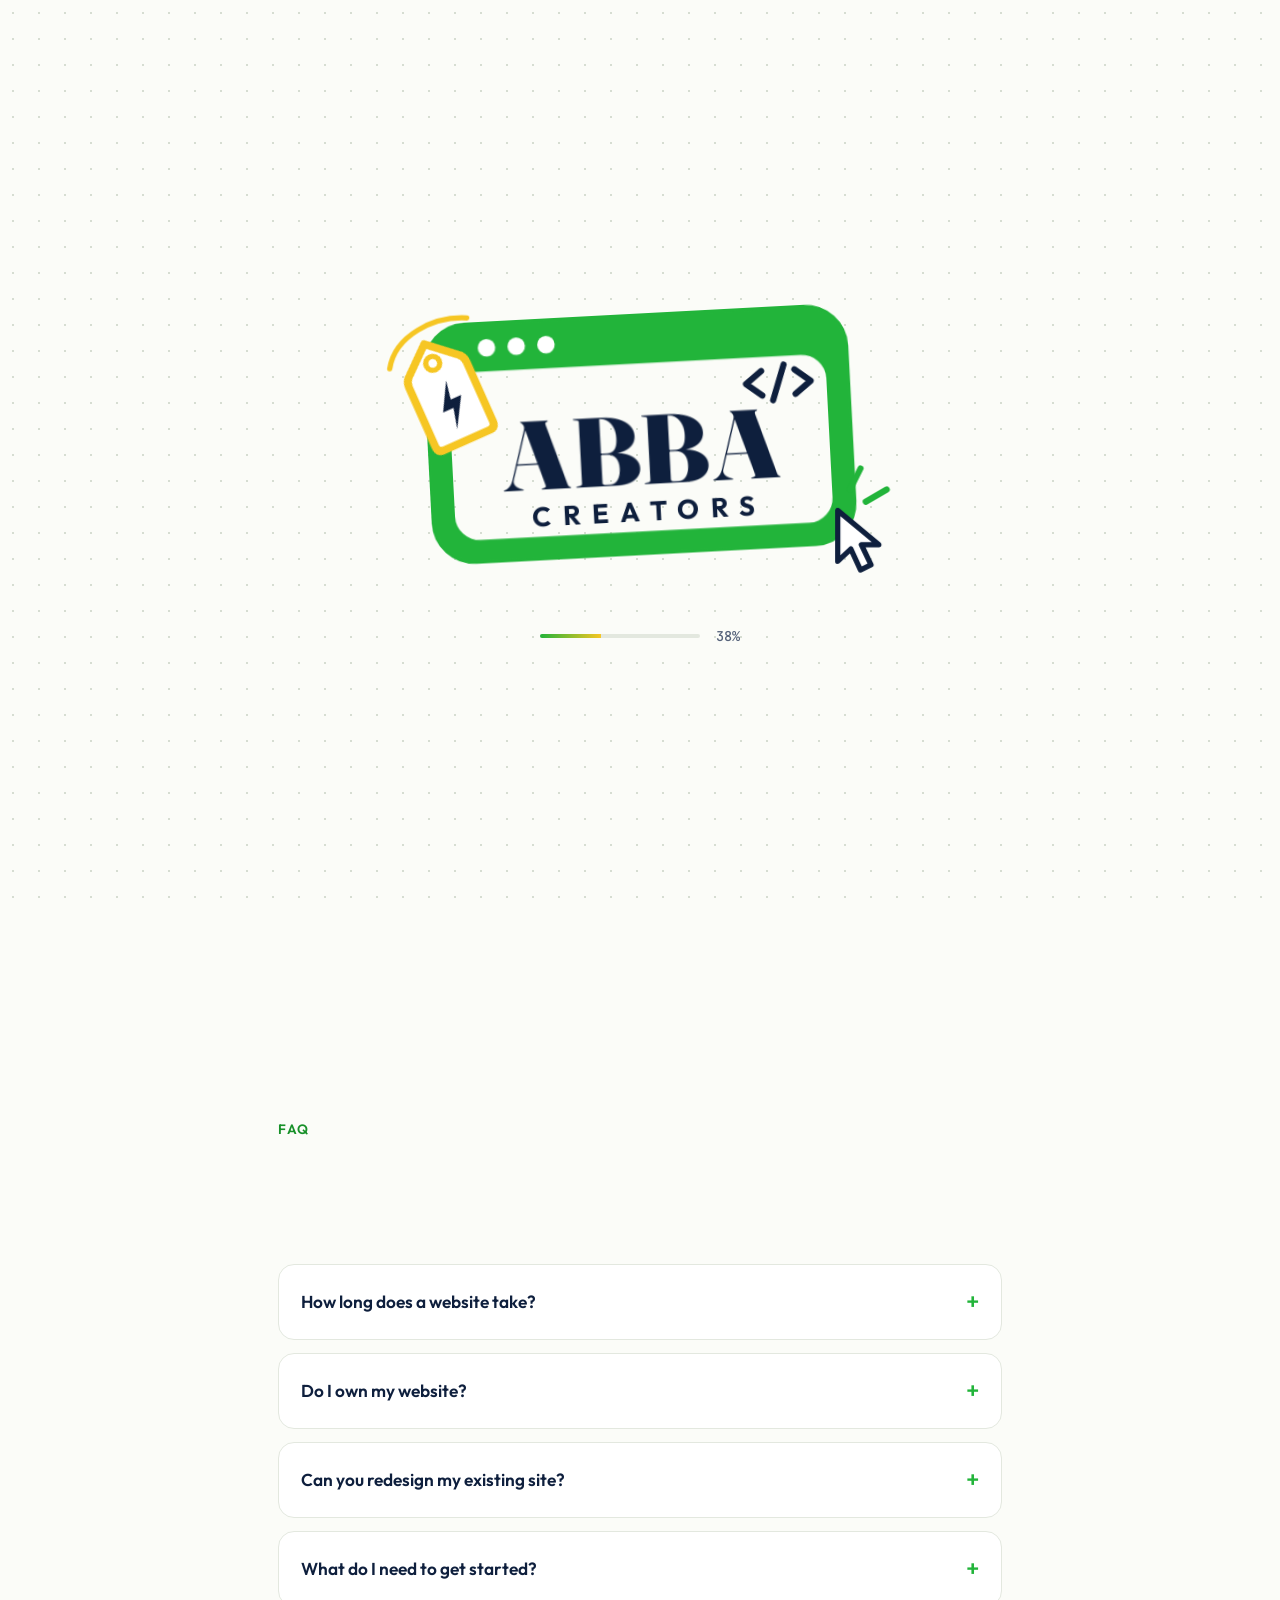
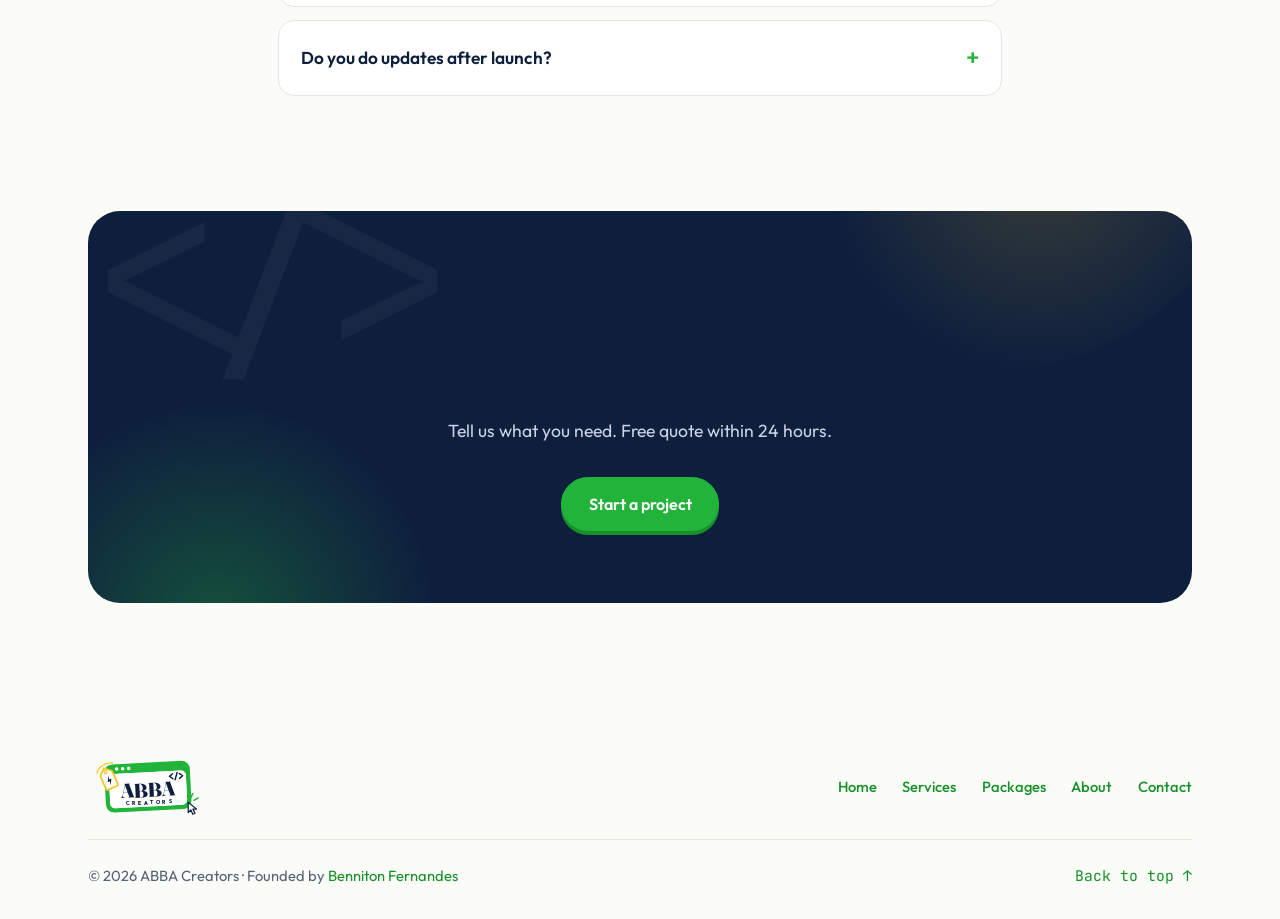
<file: packages.html>
<!doctype html>
<html lang="en">
<head>
<meta charset="utf-8">
<meta name="viewport" content="width=device-width, initial-scale=1">
<title>Packages — ABBA Creators</title>
<meta name="description" content="ABBA Creators designs and builds fast, good-looking websites for businesses of every size.">
<link rel="icon" href="assets/logo.webp">
<link rel="preconnect" href="https://fonts.googleapis.com">
<link rel="preconnect" href="https://fonts.gstatic.com" crossorigin>
<link href="https://fonts.googleapis.com/css2?family=Fraunces:opsz,wght@9..144,700;9..144,900&family=Outfit:wght@400;500;600;700&family=JetBrains+Mono:wght@500&display=swap" rel="stylesheet">
<link rel="stylesheet" href="styles.css?v=10">
<link rel="stylesheet" href="fx.css?v=10">
<link rel="stylesheet" href="preloader.css?v=10">
<script>try{if(!sessionStorage.getItem("abba-loaded")&&!matchMedia("(prefers-reduced-motion: reduce)").matches){var h=document.documentElement;h.classList.add("preload");setTimeout(function(){h.classList.remove("preload");var l=document.querySelector(".loader");if(l)l.remove()},8000)}}catch(e){}</script>
</head>
<body>
<script src="preloader.js?v=10"></script>

<header class="nav" id="top">
  <a href="index.html" class="brand" aria-label="ABBA Creators home">
    <svg class="brand-logo" width="110" height="54" viewBox="-12 50 632 314" role="img" aria-label="ABBA Creators">
      <g transform="rotate(-3 320 205)">
        <path class="bl-frame" fill-rule="evenodd" d="M126 70h388a46 46 0 0 1 46 46v178a46 46 0 0 1-46 46H126a46 46 0 0 1-46-46V116a46 46 0 0 1 46-46zM132 124a28 28 0 0 0-28 28v136a28 28 0 0 0 28 28h376a28 28 0 0 0 28-28V152a28 28 0 0 0-28-28z"/>
        <path class="bl-panel" d="M132 124h376a28 28 0 0 1 28 28v136a28 28 0 0 1-28 28H132a28 28 0 0 1-28-28V152a28 28 0 0 1 28-28z"/>
        <circle class="bl-dot" cx="150" cy="97" r="10"/><circle class="bl-dot" cx="184" cy="97" r="10"/><circle class="bl-dot" cx="218" cy="97" r="10"/>
        <path class="bl-code" d="M462 140 L444 154 L462 168 M488 134 L474 174 M500 140 L518 154 L500 168"/>
        <text class="bl-abba" x="320" y="262" text-anchor="middle">ABBA</text>
        <text class="bl-creators" x="326" y="304" text-anchor="middle">CREATORS</text>
      </g>
      <path class="bl-string" d="M34 130 C 40 92, 84 70, 122 72"/>
      <g class="bl-tag" transform="translate(4 112)">
        <path class="bl-tag-body" d="M30 0 L62 28 Q66 32 66 38 V112 Q66 120 58 120 H2 Q-6 120 -6 112 V38 Q-6 32 -2 28 Z"/>
        <circle class="bl-tag-hole" cx="30" cy="24" r="8"/>
        <path class="bl-bolt" d="M36 48 L18 80 H31 L25 104 L45 70 H32 Z"/>
      </g>
      <g transform="translate(546 292)"><path class="bl-cursor" d="M0 0 L0 58 L15 44 L26 68 L38 62 L27 39 L47 39 Z"/></g>
      <path class="bl-ticks" d="M560 268 L572 244 M578 282 L602 268"/>
    </svg>
  </a>
  <nav class="nav-links" id="nav-links" aria-label="Main">
    <a href="index.html">Home</a>
    <a href="services.html">Services</a>
    <a href="packages.html" aria-current="page">Packages</a>
    <a href="about.html">About</a>
    <a href="contact.html">Contact</a>
  </nav>
  <a href="contact.html" class="btn btn-small nav-cta">Start a project</a>
  <button class="nav-toggle" id="nav-toggle" aria-label="Open menu" aria-expanded="false" aria-controls="nav-links"><span></span><span></span></button>
</header>

<main>
  <!-- PAGE HERO -->
  <section class="page-hero">
    <p class="eyebrow"><span class="mono">&lt;/&gt;</span> Packages</p>
    <h1>A package for every <span class="hl">stage</span>.</h1>
    <p class="lead">Every project gets a free, custom quote. You own everything we build.</p>
  </section>
  <section class="section pricing-wrap" id="pricing">
    <div class="grid pricing">
      <article class="price-tag reveal">
        <span class="hole"></span>
        <h3>Starter</h3>
        <p class="price">Custom quote</p>
        <p class="desc">A sharp one-page site to get you online.</p>
        <ul>
          <li>1-page site</li><li>Mobile responsive</li><li>Contact form</li><li>Basic SEO setup</li>
        </ul>
        <a href="contact.html?plan=Starter" class="btn btn-ghost">Choose Starter</a>
      </article>
      <article class="price-tag featured reveal">
        <span class="hole"></span>
        <span class="badge"><svg viewBox="0 0 24 24"><path d="M13 2 4 14h7l-1 8 9-12h-7z"/></svg> Most popular</span>
        <h3>Business</h3>
        <p class="price">Custom quote</p>
        <p class="desc">Everything a growing business needs.</p>
        <ul>
          <li>Up to 6 pages</li><li>Custom design</li><li>Google Maps &amp; socials</li><li>SEO + analytics</li><li>1 month free care</li>
        </ul>
        <a href="contact.html?plan=Business" class="btn">Choose Business</a>
      </article>
      <article class="price-tag reveal">
        <span class="hole"></span>
        <h3>Store</h3>
        <p class="price">Custom quote</p>
        <p class="desc">Start selling online with confidence.</p>
        <ul>
          <li>Full online store</li><li>Payments &amp; checkout</li><li>Product management</li><li>Order emails</li>
        </ul>
        <a href="contact.html?plan=Store" class="btn btn-ghost">Choose Store</a>
      </article>
    </div>
  </section>
  <section class="section narrow" id="faq">
    <div class="section-head reveal">
      <p class="eyebrow">FAQ</p>
      <h2>Questions, answered.</h2>
    </div>
    <div class="faq">
      <details class="reveal"><summary>How long does a website take?</summary><p>Most Starter and Business sites go live in 1–2 weeks. Stores and custom builds take a little longer — we'll give you a firm date up front.</p></details>
      <details class="reveal"><summary>Do I own my website?</summary><p>Yes. Once it's paid for, the design, code and content are 100% yours.</p></details>
      <details class="reveal"><summary>Can you redesign my existing site?</summary><p>Absolutely. We'll keep what works, fix what doesn't and make it fast and modern.</p></details>
      <details class="reveal"><summary>What do I need to get started?</summary><p>Just an idea of what you want. Logo, photos and text help, but we can help with those too.</p></details>
      <details class="reveal"><summary>Do you do updates after launch?</summary><p>Yes — pick a monthly care plan or just message us when you need a change.</p></details>
    </div>
  </section>
  <!-- CTA -->
  <section class="section cta-wrap">
    <div class="cta reveal">
      <h2>Ready to build something that <span class="hl">clicks</span>?</h2>
      <p>Tell us what you need. Free quote within 24 hours.</p>
      <a href="contact.html" class="btn">Start a project</a>
    </div>
  </section>
</main>

<footer class="footer">
  <div class="footer-top">
    <a href="index.html" class="brand brand-foot" aria-label="ABBA Creators home"><svg class="brand-logo" width="110" height="54" viewBox="-12 50 632 314" aria-hidden="true">
      <g transform="rotate(-3 320 205)">
        <path class="bl-frame" fill-rule="evenodd" d="M126 70h388a46 46 0 0 1 46 46v178a46 46 0 0 1-46 46H126a46 46 0 0 1-46-46V116a46 46 0 0 1 46-46zM132 124a28 28 0 0 0-28 28v136a28 28 0 0 0 28 28h376a28 28 0 0 0 28-28V152a28 28 0 0 0-28-28z"/>
        <path class="bl-panel" d="M132 124h376a28 28 0 0 1 28 28v136a28 28 0 0 1-28 28H132a28 28 0 0 1-28-28V152a28 28 0 0 1 28-28z"/>
        <circle class="bl-dot" cx="150" cy="97" r="10"/><circle class="bl-dot" cx="184" cy="97" r="10"/><circle class="bl-dot" cx="218" cy="97" r="10"/>
        <path class="bl-code" d="M462 140 L444 154 L462 168 M488 134 L474 174 M500 140 L518 154 L500 168"/>
        <text class="bl-abba" x="320" y="262" text-anchor="middle">ABBA</text>
        <text class="bl-creators" x="326" y="304" text-anchor="middle">CREATORS</text>
      </g>
      <path class="bl-string" d="M34 130 C 40 92, 84 70, 122 72"/>
      <g class="bl-tag" transform="translate(4 112)">
        <path class="bl-tag-body" d="M30 0 L62 28 Q66 32 66 38 V112 Q66 120 58 120 H2 Q-6 120 -6 112 V38 Q-6 32 -2 28 Z"/>
        <circle class="bl-tag-hole" cx="30" cy="24" r="8"/>
        <path class="bl-bolt" d="M36 48 L18 80 H31 L25 104 L45 70 H32 Z"/>
      </g>
      <g transform="translate(546 292)"><path class="bl-cursor" d="M0 0 L0 58 L15 44 L26 68 L38 62 L27 39 L47 39 Z"/></g>
      <path class="bl-ticks" d="M560 268 L572 244 M578 282 L602 268"/>
    </svg></a>
    <nav class="footer-links" aria-label="Footer">
      <a href="index.html">Home</a><a href="services.html">Services</a><a href="packages.html">Packages</a><a href="about.html">About</a><a href="contact.html">Contact</a>
    </nav>
  </div>
  <div class="footer-bottom">
    <p>© <span id="year"></span> ABBA Creators · Founded by <a href="https://portfolio-x2n4.onrender.com/" target="_blank" rel="noopener">Benniton Fernandes</a></p>
    <a href="#top" class="mono">Back to top ↑</a>
  </div>
</footer>

<script src="script.js?v=10"></script>
<script src="fx.js?v=10"></script>
</body>
</html>
</file>
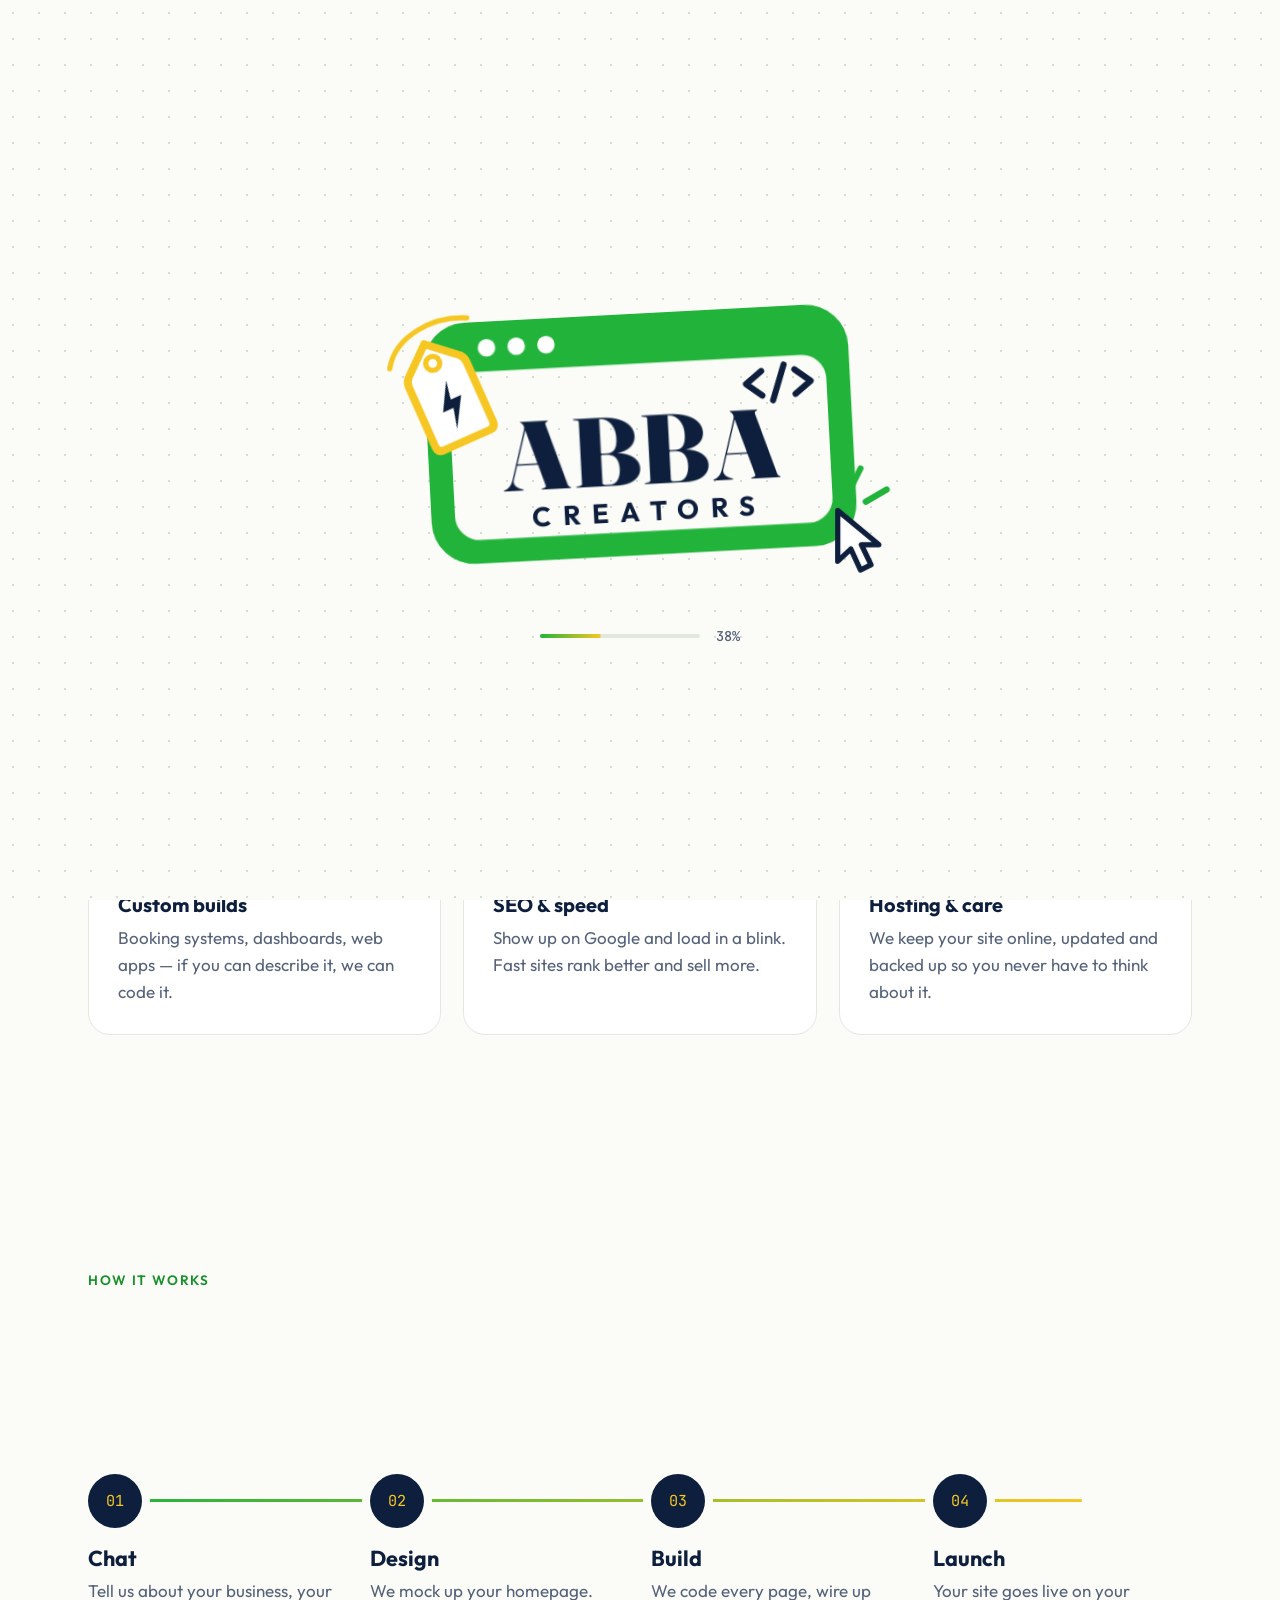
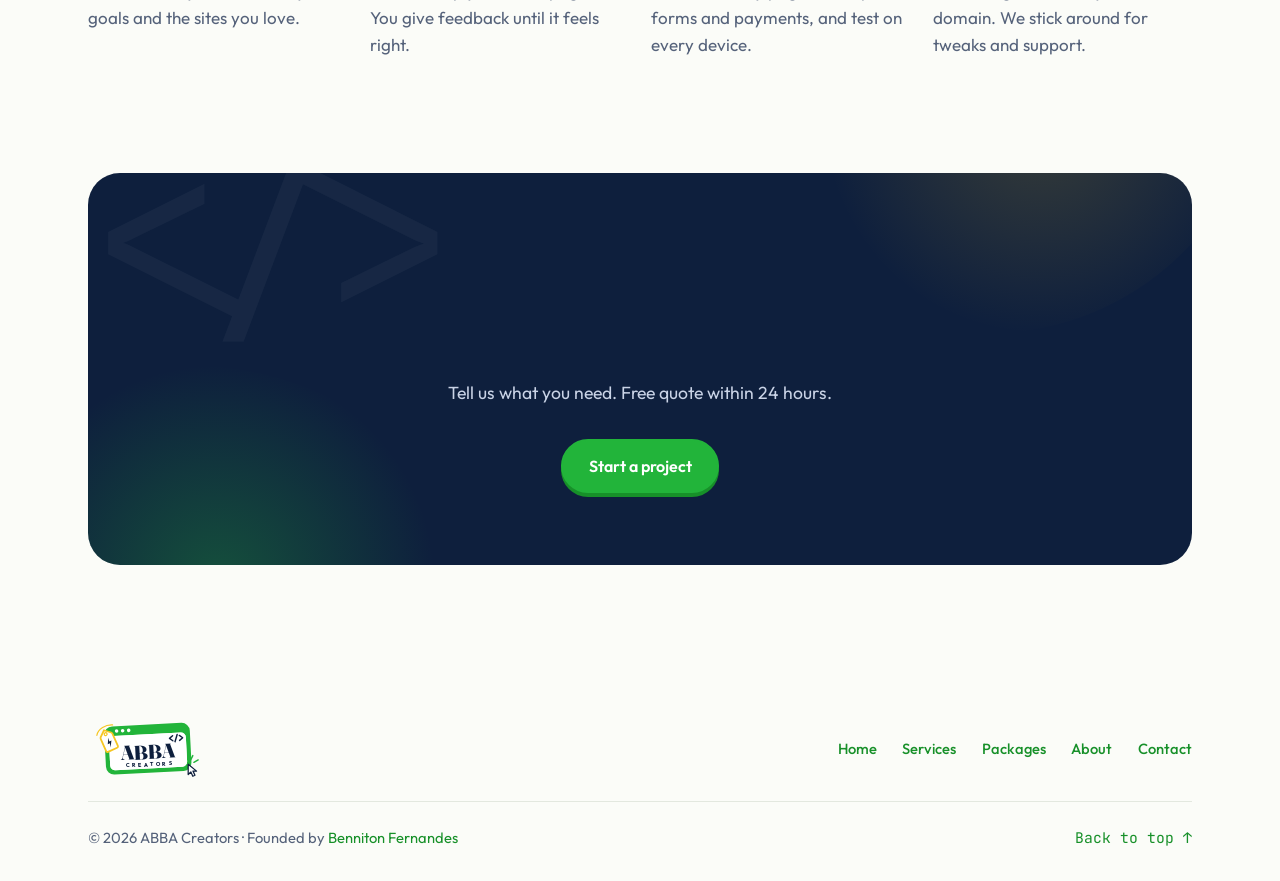
<file: services.html>
<!doctype html>
<html lang="en">
<head>
<meta charset="utf-8">
<meta name="viewport" content="width=device-width, initial-scale=1">
<title>Services — ABBA Creators</title>
<meta name="description" content="ABBA Creators designs and builds fast, good-looking websites for businesses of every size.">
<link rel="icon" href="assets/logo.webp">
<link rel="preconnect" href="https://fonts.googleapis.com">
<link rel="preconnect" href="https://fonts.gstatic.com" crossorigin>
<link href="https://fonts.googleapis.com/css2?family=Fraunces:opsz,wght@9..144,700;9..144,900&family=Outfit:wght@400;500;600;700&family=JetBrains+Mono:wght@500&display=swap" rel="stylesheet">
<link rel="stylesheet" href="styles.css?v=10">
<link rel="stylesheet" href="fx.css?v=10">
<link rel="stylesheet" href="preloader.css?v=10">
<script>try{if(!sessionStorage.getItem("abba-loaded")&&!matchMedia("(prefers-reduced-motion: reduce)").matches){var h=document.documentElement;h.classList.add("preload");setTimeout(function(){h.classList.remove("preload");var l=document.querySelector(".loader");if(l)l.remove()},8000)}}catch(e){}</script>
</head>
<body>
<script src="preloader.js?v=10"></script>

<header class="nav" id="top">
  <a href="index.html" class="brand" aria-label="ABBA Creators home">
    <svg class="brand-logo" width="110" height="54" viewBox="-12 50 632 314" role="img" aria-label="ABBA Creators">
      <g transform="rotate(-3 320 205)">
        <path class="bl-frame" fill-rule="evenodd" d="M126 70h388a46 46 0 0 1 46 46v178a46 46 0 0 1-46 46H126a46 46 0 0 1-46-46V116a46 46 0 0 1 46-46zM132 124a28 28 0 0 0-28 28v136a28 28 0 0 0 28 28h376a28 28 0 0 0 28-28V152a28 28 0 0 0-28-28z"/>
        <path class="bl-panel" d="M132 124h376a28 28 0 0 1 28 28v136a28 28 0 0 1-28 28H132a28 28 0 0 1-28-28V152a28 28 0 0 1 28-28z"/>
        <circle class="bl-dot" cx="150" cy="97" r="10"/><circle class="bl-dot" cx="184" cy="97" r="10"/><circle class="bl-dot" cx="218" cy="97" r="10"/>
        <path class="bl-code" d="M462 140 L444 154 L462 168 M488 134 L474 174 M500 140 L518 154 L500 168"/>
        <text class="bl-abba" x="320" y="262" text-anchor="middle">ABBA</text>
        <text class="bl-creators" x="326" y="304" text-anchor="middle">CREATORS</text>
      </g>
      <path class="bl-string" d="M34 130 C 40 92, 84 70, 122 72"/>
      <g class="bl-tag" transform="translate(4 112)">
        <path class="bl-tag-body" d="M30 0 L62 28 Q66 32 66 38 V112 Q66 120 58 120 H2 Q-6 120 -6 112 V38 Q-6 32 -2 28 Z"/>
        <circle class="bl-tag-hole" cx="30" cy="24" r="8"/>
        <path class="bl-bolt" d="M36 48 L18 80 H31 L25 104 L45 70 H32 Z"/>
      </g>
      <g transform="translate(546 292)"><path class="bl-cursor" d="M0 0 L0 58 L15 44 L26 68 L38 62 L27 39 L47 39 Z"/></g>
      <path class="bl-ticks" d="M560 268 L572 244 M578 282 L602 268"/>
    </svg>
  </a>
  <nav class="nav-links" id="nav-links" aria-label="Main">
    <a href="index.html">Home</a>
    <a href="services.html" aria-current="page">Services</a>
    <a href="packages.html">Packages</a>
    <a href="about.html">About</a>
    <a href="contact.html">Contact</a>
  </nav>
  <a href="contact.html" class="btn btn-small nav-cta">Start a project</a>
  <button class="nav-toggle" id="nav-toggle" aria-label="Open menu" aria-expanded="false" aria-controls="nav-links"><span></span><span></span></button>
</header>

<main>
  <!-- PAGE HERO -->
  <section class="page-hero">
    <p class="eyebrow"><span class="mono">&lt;/&gt;</span> Services</p>
    <h1>Everything you need to look <span class="hl">legit</span> online.</h1>
    <p class="lead">Websites, stores, landing pages and custom builds — designed, coded and launched by one team.</p>
  </section>
  <section class="section" id="services">
    <div class="grid services">
      <article class="card reveal">
        <div class="icon"><svg viewBox="0 0 24 24"><rect x="3" y="4" width="18" height="16" rx="3"/><path d="M3 9h18M7 6.5h.01M10 6.5h.01"/></svg></div>
        <h3>Business websites</h3>
        <p>A professional home for your brand — services, about, contact and everything customers look for.</p>
      </article>
      <article class="card reveal">
        <div class="icon"><svg viewBox="0 0 24 24"><path d="M5 7h14l-1.5 9a2 2 0 0 1-2 1.7h-7a2 2 0 0 1-2-1.7z"/><path d="M9 7a3 3 0 0 1 6 0"/></svg></div>
        <h3>Online stores</h3>
        <p>Sell products with secure checkout, inventory and payments that just work.</p>
      </article>
      <article class="card reveal">
        <div class="icon"><svg viewBox="0 0 24 24"><path d="M13 2 4 14h7l-1 8 9-12h-7z"/></svg></div>
        <h3>Landing pages</h3>
        <p>One sharp page built to convert — perfect for launches, ads and events.</p>
      </article>
      <article class="card reveal">
        <div class="icon"><svg viewBox="0 0 24 24"><path d="m8 8-4 4 4 4M16 8l4 4-4 4M14 5l-4 14"/></svg></div>
        <h3>Custom builds</h3>
        <p>Booking systems, dashboards, web apps — if you can describe it, we can code it.</p>
      </article>
      <article class="card reveal">
        <div class="icon"><svg viewBox="0 0 24 24"><circle cx="11" cy="11" r="6"/><path d="m20 20-4.5-4.5"/></svg></div>
        <h3>SEO &amp; speed</h3>
        <p>Show up on Google and load in a blink. Fast sites rank better and sell more.</p>
      </article>
      <article class="card reveal">
        <div class="icon"><svg viewBox="0 0 24 24"><path d="M12 3 4 6v6c0 4.5 3.4 8 8 9 4.6-1 8-4.5 8-9V6z"/><path d="m9 12 2 2 4-4"/></svg></div>
        <h3>Hosting &amp; care</h3>
        <p>We keep your site online, updated and backed up so you never have to think about it.</p>
      </article>
    </div>
  </section>
  <section class="section" id="process">
    <div class="section-head reveal">
      <p class="eyebrow">How it works</p>
      <h2>From idea to live in four steps.</h2>
    </div>
    <ol class="steps">
      <li class="reveal"><span class="num mono">01</span><h3>Chat</h3><p>Tell us about your business, your goals and the sites you love.</p></li>
      <li class="reveal"><span class="num mono">02</span><h3>Design</h3><p>We mock up your homepage. You give feedback until it feels right.</p></li>
      <li class="reveal"><span class="num mono">03</span><h3>Build</h3><p>We code every page, wire up forms and payments, and test on every device.</p></li>
      <li class="reveal"><span class="num mono">04</span><h3>Launch</h3><p>Your site goes live on your domain. We stick around for tweaks and support.</p></li>
    </ol>
  </section>
  <!-- CTA -->
  <section class="section cta-wrap">
    <div class="cta reveal">
      <h2>Ready to build something that <span class="hl">clicks</span>?</h2>
      <p>Tell us what you need. Free quote within 24 hours.</p>
      <a href="contact.html" class="btn">Start a project</a>
    </div>
  </section>
</main>

<footer class="footer">
  <div class="footer-top">
    <a href="index.html" class="brand brand-foot" aria-label="ABBA Creators home"><svg class="brand-logo" width="110" height="54" viewBox="-12 50 632 314" aria-hidden="true">
      <g transform="rotate(-3 320 205)">
        <path class="bl-frame" fill-rule="evenodd" d="M126 70h388a46 46 0 0 1 46 46v178a46 46 0 0 1-46 46H126a46 46 0 0 1-46-46V116a46 46 0 0 1 46-46zM132 124a28 28 0 0 0-28 28v136a28 28 0 0 0 28 28h376a28 28 0 0 0 28-28V152a28 28 0 0 0-28-28z"/>
        <path class="bl-panel" d="M132 124h376a28 28 0 0 1 28 28v136a28 28 0 0 1-28 28H132a28 28 0 0 1-28-28V152a28 28 0 0 1 28-28z"/>
        <circle class="bl-dot" cx="150" cy="97" r="10"/><circle class="bl-dot" cx="184" cy="97" r="10"/><circle class="bl-dot" cx="218" cy="97" r="10"/>
        <path class="bl-code" d="M462 140 L444 154 L462 168 M488 134 L474 174 M500 140 L518 154 L500 168"/>
        <text class="bl-abba" x="320" y="262" text-anchor="middle">ABBA</text>
        <text class="bl-creators" x="326" y="304" text-anchor="middle">CREATORS</text>
      </g>
      <path class="bl-string" d="M34 130 C 40 92, 84 70, 122 72"/>
      <g class="bl-tag" transform="translate(4 112)">
        <path class="bl-tag-body" d="M30 0 L62 28 Q66 32 66 38 V112 Q66 120 58 120 H2 Q-6 120 -6 112 V38 Q-6 32 -2 28 Z"/>
        <circle class="bl-tag-hole" cx="30" cy="24" r="8"/>
        <path class="bl-bolt" d="M36 48 L18 80 H31 L25 104 L45 70 H32 Z"/>
      </g>
      <g transform="translate(546 292)"><path class="bl-cursor" d="M0 0 L0 58 L15 44 L26 68 L38 62 L27 39 L47 39 Z"/></g>
      <path class="bl-ticks" d="M560 268 L572 244 M578 282 L602 268"/>
    </svg></a>
    <nav class="footer-links" aria-label="Footer">
      <a href="index.html">Home</a><a href="services.html">Services</a><a href="packages.html">Packages</a><a href="about.html">About</a><a href="contact.html">Contact</a>
    </nav>
  </div>
  <div class="footer-bottom">
    <p>© <span id="year"></span> ABBA Creators · Founded by <a href="https://portfolio-x2n4.onrender.com/" target="_blank" rel="noopener">Benniton Fernandes</a></p>
    <a href="#top" class="mono">Back to top ↑</a>
  </div>
</footer>

<script src="script.js?v=10"></script>
<script src="fx.js?v=10"></script>
</body>
</html>
</file>
<file: styles.css>
:root {
  --green: #22b43a;
  --green-dk: #179029;
  --green-lt: #e8f7eb;
  --navy: #0e1f3d;
  --navy-2: #1a2f57;
  --yellow: #f6c623;
  --ink: #0e1f3d;
  --muted: #55627a;
  --bg: #fbfcf8;
  --card: #ffffff;
  --line: #e3e8df;
  --radius: 22px;
  --shadow: 0 1px 0 rgba(14,31,61,.04), 0 18px 40px -20px rgba(14,31,61,.25);
  --display: "Fraunces", Georgia, serif;
  --body: "Outfit", system-ui, sans-serif;
  --mono: "JetBrains Mono", ui-monospace, monospace;
}

* { box-sizing: border-box; }
html { scroll-behavior: smooth; }
body {
  margin: 0;
  font-family: var(--body);
  color: var(--ink);
  background: var(--bg);
  font-size: 17px;
  line-height: 1.6;
  overflow-x: hidden;
}
img { display: block; max-width: 100%; }
a { color: inherit; }
h1, h2, h3 { margin: 0; line-height: 1.08; }
h1, h2 { font-family: var(--display); font-weight: 900; letter-spacing: -.02em; }
.mono { font-family: var(--mono); }

/* ---------- buttons ---------- */
.btn {
  display: inline-flex; align-items: center; justify-content: center; gap: .5em;
  padding: .95em 1.6em;
  border-radius: 999px;
  background: var(--green);
  color: #fff;
  font: 600 1rem var(--body);
  text-decoration: none;
  border: 2px solid var(--green);
  cursor: pointer;
  transition: transform .15s ease, box-shadow .15s ease, background .15s;
  box-shadow: 0 4px 0 var(--green-dk);
}
.btn:hover { transform: translateY(-2px); box-shadow: 0 6px 0 var(--green-dk); }
.btn:active { transform: translateY(3px); box-shadow: 0 1px 0 var(--green-dk); }
.btn-ghost { background: transparent; color: var(--navy); border-color: var(--navy); box-shadow: 0 4px 0 var(--navy); }
.btn-ghost:hover { background: var(--navy); color: #fff; box-shadow: 0 6px 0 var(--navy); }
.btn-small { padding: .6em 1.2em; font-size: .92rem; }

/* ---------- nav ---------- */
.nav {
  position: sticky; top: 0; z-index: 50;
  display: flex; align-items: center; justify-content: space-between; gap: 1rem;
  padding: .8rem clamp(16px, 4vw, 48px);
  background: rgba(251,252,248,.82);
  backdrop-filter: blur(12px);
  border-bottom: 1px solid transparent;
  transition: border-color .2s;
}
.nav.scrolled { border-bottom-color: var(--line); }
.brand { display: flex; align-items: center; gap: .6rem; text-decoration: none; font-size: 1.1rem; }
.nav-links { display: flex; gap: 2rem; }
.nav-links a { text-decoration: none; font-weight: 500; color: var(--muted); position: relative; }
.nav-links a::after {
  content: ""; position: absolute; left: 0; right: 0; bottom: -4px; height: 2px;
  background: var(--green); transform: scaleX(0); transition: transform .2s; transform-origin: left;
}
.nav-links a:hover { color: var(--navy); }
.nav-links a:hover::after { transform: scaleX(1); }

/* ---------- hero ---------- */
.hero {
  display: grid;
  grid-template-columns: 1.05fr 1fr;
  gap: clamp(2rem, 5vw, 5rem);
  align-items: center;
  padding: clamp(3rem, 8vw, 6.5rem) clamp(16px, 5vw, 64px) clamp(4rem, 8vw, 7rem);
  max-width: 1280px; margin: 0 auto;
  position: relative;
}
.hero::before {
  content: ""; position: absolute; inset: 0; z-index: -1;
  background-image: radial-gradient(circle, #d6ddd2 1.2px, transparent 1.2px);
  background-size: 26px 26px;
  mask-image: radial-gradient(ellipse 70% 70% at 70% 45%, #000 20%, transparent 75%);
}
.eyebrow {
  display: inline-flex; align-items: center; gap: .5rem;
  margin: 0 0 1rem;
  font-weight: 600; font-size: .85rem; letter-spacing: .12em; text-transform: uppercase;
  color: var(--green-dk);
}
.eyebrow .mono { color: var(--navy); letter-spacing: 0; }
h1 { font-size: clamp(2.7rem, 6.4vw, 5.4rem); }
.rotator {
  display: inline-block;
  color: var(--green);
  position: relative;
}
.rotator::after {
  content: ""; position: absolute; left: 0; right: 0; bottom: .06em; height: .14em;
  background: var(--yellow); z-index: -1; border-radius: 4px;
}
#rotate-word { display: inline-block; transition: transform .35s cubic-bezier(.5,-0.4,.5,1.4), opacity .3s; }
#rotate-word.out { transform: translateY(-60%) rotateX(80deg); opacity: 0; }
.lead { font-size: 1.2rem; color: var(--muted); max-width: 34em; margin: 1.4rem 0 2rem; }
.hero-cta { display: flex; gap: 1rem; flex-wrap: wrap; }
.hero-points { list-style: none; padding: 0; margin: 2rem 0 0; display: flex; flex-wrap: wrap; gap: .6rem 1.6rem; color: var(--muted); font-weight: 500; font-size: .95rem; }
.hero-points li { display: flex; align-items: center; gap: .5rem; }
.dot { width: 8px; height: 8px; border-radius: 50%; background: var(--green); box-shadow: 0 0 0 4px var(--green-lt); }

/* browser mock */
.hero-visual { position: relative; padding: 2rem 1rem 1rem 2.5rem; }
.browser {
  background: var(--green);
  border-radius: 28px;
  padding: 0 14px 14px;
  box-shadow: 0 30px 60px -25px rgba(14,31,61,.45);
  transform: rotate(-2deg);
  transition: transform .5s ease;
}
.hero-visual:hover .browser { transform: rotate(0deg) scale(1.01); }
.browser-bar { display: flex; align-items: center; gap: 7px; height: 46px; padding-left: 52px; }
.browser-bar i { width: 12px; height: 12px; border-radius: 50%; background: #fff; }
.url {
  margin-left: 14px; flex: 1; max-width: 230px;
  background: rgba(255,255,255,.22); color: #fff; font-size: .75rem;
  border-radius: 999px; padding: 4px 12px;
}
.browser-body {
  background: #fff; border-radius: 18px;
  display: grid; grid-template-columns: 1fr 1.15fr;
  min-height: 330px; overflow: hidden;
}
.code {
  margin: 0; padding: 18px 16px;
  background: var(--navy); color: #c9d6ee;
  font-size: .72rem; line-height: 1.7;
  white-space: pre-wrap; word-break: break-word;
}
.code .t { color: #7ee08f; }
.code .a { color: var(--yellow); }
.code .s { color: #f5a9b8; }
.code .caret { display: inline-block; width: 7px; height: 1em; background: var(--yellow); vertical-align: -2px; animation: blink 1s steps(1) infinite; }
@keyframes blink { 50% { opacity: 0; } }

.render { padding: 16px; display: flex; flex-direction: column; gap: 14px; }
.render > * { opacity: 0; transform: translateY(10px); transition: opacity .5s, transform .5s; }
.render > .on { opacity: 1; transform: none; }
.r-nav { display: flex; gap: 8px; }
.r-nav span { height: 8px; border-radius: 4px; background: var(--line); flex: 1; }
.r-nav span:first-child { background: var(--navy); flex: 1.6; }
.r-hero { background: var(--green-lt); border-radius: 12px; padding: 16px; display: flex; flex-direction: column; gap: 8px; }
.r-h1 { height: 14px; border-radius: 4px; background: var(--navy); width: 90%; }
.r-h1.short { width: 60%; }
.r-p { height: 7px; border-radius: 4px; background: #b9c3b5; width: 80%; margin-top: 4px; }
.r-btn {
  align-self: flex-start; margin-top: 6px;
  background: var(--green); color: #fff; font-size: .7rem; font-weight: 600;
  padding: 6px 14px; border-radius: 999px; transition: transform .12s, background .2s;
}
.r-btn.pressed { transform: scale(.9); background: var(--green-dk); }
.r-cards { display: grid; grid-template-columns: repeat(3, 1fr); gap: 8px; }
.r-cards div { height: 58px; border-radius: 10px; background: #f1f3ee; border: 1px solid var(--line); }
.r-cards div:nth-child(2) { background: #fff5d1; border-color: #f3e3a5; }

.tag {
  position: absolute; top: -6px; left: -4px; z-index: 3;
  width: 74px; height: 96px;
  background: #fff;
  border: 5px solid var(--yellow);
  border-radius: 12px 12px 14px 14px;
  clip-path: polygon(50% 0, 100% 22%, 100% 100%, 0 100%, 0 22%);
  display: grid; place-items: center;
  transform-origin: 50% -10px;
}
.tag::before {
  content: ""; position: absolute; top: 16px; left: 50%; translate: -50% 0;
  width: 12px; height: 12px; border-radius: 50%; border: 4px solid var(--yellow);
}
.tag svg { width: 30px; fill: var(--navy); margin-top: 16px; }
.swing { animation: swing 3.2s ease-in-out infinite; }
@keyframes swing { 0%,100% { rotate: -18deg; } 50% { rotate: -2deg; } }

.fake-cursor {
  position: absolute; width: 34px; z-index: 4; left: 70%; top: 85%;
  fill: #fff; stroke: var(--navy); stroke-width: 3; stroke-linejoin: round;
  filter: drop-shadow(0 4px 6px rgba(0,0,0,.2));
  transition: left 1.1s cubic-bezier(.6,0,.2,1), top 1.1s cubic-bezier(.6,0,.2,1);
  pointer-events: none;
}

/* click burst (global) */
.burst { position: fixed; pointer-events: none; z-index: 999; width: 0; height: 0; }
.burst i {
  position: absolute; left: 0; top: 0; width: 4px; height: 14px; border-radius: 3px;
  background: var(--green); transform-origin: 50% 100%;
  animation: burst .45s ease-out forwards;
}
@keyframes burst {
  from { opacity: 1; transform: rotate(var(--r)) translateY(-8px) scaleY(.4); }
  to   { opacity: 0; transform: rotate(var(--r)) translateY(-26px) scaleY(1); }
}

/* ---------- marquee ---------- */
.marquee { background: var(--navy); color: #fff; overflow: hidden; padding: 1.1rem 0; transform: rotate(-1.2deg); margin: 0 -2vw; }
.marquee-track { display: flex; gap: 2rem; width: max-content; animation: marquee 30s linear infinite; font-family: var(--display); font-weight: 700; font-size: 1.5rem; }
.marquee b { color: var(--yellow); }
@keyframes marquee { to { transform: translateX(-50%); } }

/* ---------- sections ---------- */
.section { max-width: 1200px; margin: 0 auto; padding: clamp(4rem, 9vw, 7.5rem) clamp(16px, 5vw, 48px); }
.section.narrow { max-width: 820px; }
.section-head { max-width: 640px; margin-bottom: 3rem; }
h2 { font-size: clamp(2.1rem, 4.4vw, 3.4rem); }
.sub { color: var(--muted); font-size: 1.1rem; margin: .8rem 0 0; }

.grid { display: grid; gap: 1.4rem; }
.services { grid-template-columns: repeat(3, 1fr); }
.card {
  background: var(--card); border: 1px solid var(--line); border-radius: var(--radius);
  padding: 1.8rem; transition: transform .25s, box-shadow .25s, border-color .25s;
}
.card:hover { transform: translateY(-6px); box-shadow: var(--shadow); border-color: var(--green); }
.card h3 { font-size: 1.25rem; margin: 1.1rem 0 .5rem; }
.card p { margin: 0; color: var(--muted); }
.icon {
  width: 52px; height: 52px; border-radius: 14px; background: var(--green-lt);
  display: grid; place-items: center; transition: background .25s, rotate .25s;
}
.icon svg { width: 26px; fill: none; stroke: var(--green-dk); stroke-width: 2; stroke-linecap: round; stroke-linejoin: round; }
.card:hover .icon { background: var(--yellow); rotate: -8deg; }
.card:hover .icon svg { stroke: var(--navy); }

/* band */
.band { background: var(--green); color: #fff; }
.band-inner {
  max-width: 1200px; margin: 0 auto; padding: 3.5rem clamp(16px, 5vw, 48px);
  display: grid; grid-template-columns: repeat(4, 1fr); gap: 1.5rem;
}
.stat b { display: block; font-family: var(--display); font-size: clamp(2.6rem, 5vw, 3.8rem); line-height: 1; }
.stat span { font-weight: 500; opacity: .9; }

/* steps */
.steps { list-style: none; margin: 0; padding: 0; display: grid; grid-template-columns: repeat(4, 1fr); gap: 1.4rem; counter-reset: s; position: relative; }
.steps::before {
  content: ""; position: absolute; top: 26px; left: 26px; right: 10%;
  border-top: 2px dashed #c4ccc0; z-index: -1;
}
.steps li { padding-right: .5rem; }
.num {
  display: grid; place-items: center; width: 54px; height: 54px; border-radius: 50%;
  background: var(--navy); color: var(--yellow); font-size: .95rem; margin-bottom: 1.2rem;
  box-shadow: 0 0 0 8px var(--bg);
}
.steps h3 { font-size: 1.35rem; margin-bottom: .4rem; }
.steps p { margin: 0; color: var(--muted); }

/* pricing */
.pricing-wrap { text-align: left; }
.pricing { grid-template-columns: repeat(3, 1fr); align-items: start; }
.price-tag {
  position: relative; background: var(--card);
  border: 2px solid var(--line); border-radius: 28px;
  padding: 3rem 2rem 2rem;
  transition: transform .3s, box-shadow .3s;
}
.price-tag:hover { transform: translateY(-6px) rotate(-.6deg); box-shadow: var(--shadow); }
.hole {
  position: absolute; top: 18px; left: 50%; translate: -50% 0;
  width: 16px; height: 16px; border-radius: 50%; border: 3px solid var(--line); background: var(--bg);
}
.price-tag.featured { border: 3px solid var(--yellow); background: var(--navy); color: #fff; transform: translateY(-14px); }
.price-tag.featured:hover { transform: translateY(-20px) rotate(.6deg); }
.price-tag.featured .hole { border-color: var(--yellow); }
.price-tag.featured .desc, .price-tag.featured li { color: #c9d3e6; }
.badge {
  position: absolute; top: -16px; right: 22px;
  display: inline-flex; align-items: center; gap: .3rem;
  background: var(--yellow); color: var(--navy); font-weight: 700; font-size: .8rem;
  padding: .35rem .8rem; border-radius: 999px;
}
.badge svg { width: 14px; fill: var(--navy); }
.price-tag h3 { font-size: 1.1rem; text-transform: uppercase; letter-spacing: .12em; }
.price { font-family: var(--display); font-weight: 900; font-size: 2.2rem; margin: .6rem 0 .2rem; line-height: 1; }
.price small { font-family: var(--body); font-size: .9rem; font-weight: 500; opacity: .7; }
.desc { color: var(--muted); margin: .5rem 0 1.3rem; }
.price-tag ul { list-style: none; padding: 0; margin: 0 0 1.8rem; display: grid; gap: .55rem; }
.price-tag li { display: flex; gap: .6rem; align-items: center; color: var(--muted); }
.price-tag li::before {
  content: ""; flex: none; width: 18px; height: 18px; border-radius: 50%;
  background: var(--green-lt) url("data:image/svg+xml,%3Csvg xmlns='http://www.w3.org/2000/svg' viewBox='0 0 24 24' fill='none' stroke='%23179029' stroke-width='3.5' stroke-linecap='round' stroke-linejoin='round'%3E%3Cpath d='m6 12 4 4 8-8'/%3E%3C/svg%3E") center/12px no-repeat;
}
.price-tag .btn { width: 100%; }
.price-tag.featured .btn-ghost { color: #fff; border-color: #fff; }

/* faq */
.faq { display: grid; gap: .8rem; }
.faq details {
  background: var(--card); border: 1px solid var(--line); border-radius: 16px;
  padding: 0 1.4rem; transition: border-color .2s;
}
.faq details[open] { border-color: var(--green); }
.faq summary {
  cursor: pointer; list-style: none; padding: 1.2rem 0; font-weight: 600; font-size: 1.08rem;
  display: flex; justify-content: space-between; align-items: center; gap: 1rem;
}
.faq summary::-webkit-details-marker { display: none; }
.faq summary::after {
  content: "+"; font-family: var(--mono); font-size: 1.4rem; color: var(--green);
  transition: rotate .25s; flex: none;
}
.faq details[open] summary::after { rotate: 45deg; }
.faq p { margin: 0 0 1.2rem; color: var(--muted); }

/* contact */
.contact { background: var(--navy); color: #fff; position: relative; overflow: hidden; }
.contact::before {
  content: "</>"; position: absolute; right: -2rem; bottom: -5rem;
  font-family: var(--mono); font-size: 22rem; color: rgba(255,255,255,.035); line-height: 1;
}
.contact-inner {
  max-width: 1200px; margin: 0 auto; padding: clamp(4rem, 9vw, 7rem) clamp(16px, 5vw, 48px);
  display: grid; grid-template-columns: 1fr 1fr; gap: clamp(2rem, 6vw, 5rem); align-items: start;
  position: relative;
}
.contact .eyebrow { color: var(--yellow); }
.contact-copy p { color: #c9d3e6; font-size: 1.1rem; }
.hl { color: var(--green); }
.mail { display: inline-block; margin-top: .5rem; color: var(--yellow); font-size: 1.05rem; text-decoration: none; border-bottom: 2px dashed var(--yellow); }
.form {
  background: #fff; color: var(--ink); border-radius: var(--radius); padding: 2rem;
  display: grid; gap: 1rem; box-shadow: 0 30px 60px -30px rgba(0,0,0,.6);
}
.form label { display: grid; gap: .35rem; font-weight: 600; font-size: .92rem; }
.form input, .form select, .form textarea {
  font: 400 1rem var(--body); color: var(--ink);
  border: 2px solid var(--line); border-radius: 12px; padding: .75rem .9rem;
  background: var(--bg); transition: border-color .2s, box-shadow .2s; width: 100%;
}
.form input:focus, .form select:focus, .form textarea:focus {
  outline: none; border-color: var(--green); box-shadow: 0 0 0 4px var(--green-lt);
}
.form .btn { margin-top: .4rem; }
.form-note { margin: 0; font-size: .92rem; color: var(--green-dk); min-height: 1.2em; }

/* footer */
.footer {
  padding: 2.5rem clamp(16px, 5vw, 48px) 2rem;
  max-width: 1200px; margin: 0 auto; color: var(--muted); font-size: .92rem;
}
.footer-top, .footer-bottom { display: flex; align-items: center; justify-content: space-between; flex-wrap: wrap; gap: 1rem 2rem; }
.footer-top { padding-bottom: 1.5rem; margin-bottom: 1.5rem; border-bottom: 1px solid var(--line); }
.footer-links { display: flex; flex-wrap: wrap; gap: .5rem 1.6rem; }
.footer-links a { color: var(--navy); font-weight: 500; }
.footer-links a:hover { color: var(--green-dk); }
.footer p { margin: 0; }
.footer a { text-decoration: none; color: var(--green-dk); }

/* reveal */
.reveal { opacity: 0; transform: translateY(24px); transition: opacity .7s ease, transform .7s ease; }
.reveal.in { opacity: 1; transform: none; }
.grid .reveal:nth-child(2), .steps .reveal:nth-child(2), .band-inner .reveal:nth-child(2) { transition-delay: .08s; }
.grid .reveal:nth-child(3), .steps .reveal:nth-child(3), .band-inner .reveal:nth-child(3) { transition-delay: .16s; }
.grid .reveal:nth-child(4), .steps .reveal:nth-child(4), .band-inner .reveal:nth-child(4) { transition-delay: .24s; }
.grid .reveal:nth-child(5) { transition-delay: .32s; }
.grid .reveal:nth-child(6) { transition-delay: .4s; }
.price-tag.featured.reveal.in { transform: translateY(-14px); }

/* ---------- responsive ---------- */
@media (max-width: 960px) {
  .hero { grid-template-columns: 1fr; }
  .hero-visual { max-width: 560px; }
  .services, .pricing { grid-template-columns: 1fr 1fr; }
  .steps { grid-template-columns: 1fr 1fr; row-gap: 2.5rem; }
  .steps::before { display: none; }
  .band-inner { grid-template-columns: 1fr 1fr; }
  .contact-inner { grid-template-columns: 1fr; }
  .nav-toggle { display: grid; }
  .nav-cta { display: none; }
  .nav-links {
    position: absolute; top: 100%; left: 0; right: 0;
    flex-direction: column; gap: 0;
    background: var(--bg); border-bottom: 1px solid var(--line);
    padding: .5rem clamp(16px, 4vw, 48px) 1.2rem;
    box-shadow: 0 20px 30px -20px rgba(14,31,61,.3);
    opacity: 0; visibility: hidden; transform: translateY(-8px);
    transition: opacity .2s, transform .2s, visibility .2s;
  }
  .nav.open .nav-links { opacity: 1; visibility: visible; transform: none; }
  .nav-links a { padding: .9rem 0; font-size: 1.15rem; border-bottom: 1px solid var(--line); }
  .nav-links a::after { display: none; }
  .nav-links a[aria-current="page"] { color: var(--green-dk); }
}
@media (max-width: 640px) {
  body { font-size: 16px; }
  .services, .pricing, .steps { grid-template-columns: 1fr; }
  .price-tag.featured, .price-tag.featured.reveal.in { transform: none; }
  .hero-visual { padding: 1.5rem 0 0 1rem; }
  .browser-body { grid-template-columns: 1fr; min-height: 0; }
  .code { max-height: 150px; overflow: hidden; }
  .tag { width: 56px; height: 74px; border-width: 4px; }
  .tag svg { width: 22px; }
  .marquee-track { font-size: 1.15rem; }
  .form { padding: 1.4rem; }
}
@media (prefers-reduced-motion: reduce) {
  *, *::before, *::after { animation: none !important; transition: none !important; }
  .reveal, .render > * { opacity: 1; transform: none; }
  html { scroll-behavior: auto; }
}

/* founder */
.founder-card {
  display: grid; grid-template-columns: auto 1fr; gap: clamp(1.5rem, 5vw, 4rem); align-items: center;
  background: var(--card); border: 2px solid var(--line); border-radius: 32px;
  padding: clamp(1.6rem, 5vw, 3.5rem);
}
.founder-avatar {
  position: relative; width: clamp(150px, 20vw, 220px); aspect-ratio: 1;
  border-radius: 50%; background: var(--green);
  display: grid; place-items: center;
  box-shadow: 0 0 0 10px var(--green-lt), 0 0 0 12px var(--line);
}
.founder-avatar span { font-family: var(--display); font-weight: 900; font-size: clamp(3rem, 6vw, 4.6rem); color: #fff; }
.founder-cursor {
  position: absolute; right: -6%; bottom: 2%; width: 26%;
  fill: #fff; stroke: var(--navy); stroke-width: 3; stroke-linejoin: round;
}
.founder-copy p { color: var(--muted); max-width: 40em; }
.founder .role { color: var(--green-dk); font-size: .9rem; margin: .5rem 0 1rem; }
@media (max-width: 640px) {
  .founder-card { grid-template-columns: 1fr; justify-items: start; }
}

/* ---------- multi-page bits ---------- */
.nav-links a[aria-current="page"] { color: var(--navy); font-weight: 600; }
.nav-links a[aria-current="page"]::after { transform: scaleX(1); }
.nav-toggle {
  display: none; place-content: center; gap: 6px;
  width: 46px; height: 46px; border-radius: 50%;
  border: 2px solid var(--navy); background: transparent; cursor: pointer;
}
.nav-toggle span { display: block; width: 18px; height: 2px; background: var(--navy); border-radius: 2px; transition: transform .2s; }
.nav.open .nav-toggle span:first-child { transform: translateY(4px) rotate(45deg); }
.nav.open .nav-toggle span:last-child { transform: translateY(-4px) rotate(-45deg); }

.page-hero {
  max-width: 1200px; margin: 0 auto;
  padding: clamp(3.5rem, 8vw, 6rem) clamp(16px, 5vw, 48px) 0;
  position: relative;
}
.page-hero::before {
  content: ""; position: absolute; inset: 0 0 -4rem; z-index: -1;
  background-image: radial-gradient(circle, #d6ddd2 1.2px, transparent 1.2px);
  background-size: 26px 26px;
  mask-image: radial-gradient(ellipse 60% 80% at 80% 30%, #000 10%, transparent 70%);
}
.page-hero h1 { font-size: clamp(2.5rem, 5.6vw, 4.6rem); max-width: 14em; }
.page-hero .lead { margin-bottom: 0; }
.page-hero + .section { padding-top: clamp(2.5rem, 5vw, 4rem); }

.section-more { margin: 2.5rem 0 0; text-align: center; }

.cta-wrap { padding-top: 0; }
.cta {
  background: var(--navy); color: #fff; border-radius: 32px; text-align: center;
  padding: clamp(2.5rem, 7vw, 4.5rem) clamp(1.4rem, 5vw, 3rem);
  position: relative; overflow: hidden;
}
.cta::before {
  content: "</>"; position: absolute; left: -1rem; top: -3rem;
  font-family: var(--mono); font-size: 14rem; line-height: 1; color: rgba(255,255,255,.04);
}
.cta h2 { max-width: 16em; margin: 0 auto; position: relative; }
.cta p { color: #c9d3e6; font-size: 1.1rem; margin: 1rem 0 2rem; position: relative; }
.contact-inner { padding-top: clamp(3.5rem, 8vw, 6rem); }
.contact-title { font-size: clamp(2.3rem, 5vw, 3.6rem); }
@media (max-width: 960px) { .nav-toggle { display: grid; } }

/* ---------- inline logo (nav + footer) ---------- */
.brand-logo { display: block; height: 64px; width: auto; overflow: visible; }
.brand-foot .brand-logo { height: 56px; }
.bl-frame { fill: var(--green); }
.bl-panel { fill: #fff; }
.bl-dot { fill: #fff; }
.bl-code, .bl-ticks { fill: none; stroke-width: 8; stroke-linecap: round; stroke-linejoin: round; }
.bl-code { stroke: var(--navy); }
.bl-ticks { stroke: var(--green); }
.bl-abba { font: 900 112px var(--display); fill: var(--navy); }
.bl-creators { font: 700 31px var(--body); fill: var(--navy); letter-spacing: 13px; }
.bl-string { fill: none; stroke: var(--yellow); stroke-width: 7; stroke-linecap: round; }
.bl-tag-body { fill: #fff; stroke: var(--yellow); stroke-width: 10; stroke-linejoin: round; }
.bl-tag-hole { fill: none; stroke: var(--yellow); stroke-width: 7; }
.bl-bolt { fill: var(--navy); }
.bl-cursor { fill: #fff; stroke: var(--navy); stroke-width: 7; stroke-linejoin: round; }
/* idle life: tag swings, cursor clicks now and then */
.bl-tag { transform-box: fill-box; transform-origin: 50% 12%; rotate: -24deg; animation: bl-swing 3s ease-in-out infinite; }
@keyframes bl-swing { 0%, 100% { rotate: -26deg; } 50% { rotate: -12deg; } }
.bl-cursor { transform-box: fill-box; transform-origin: 0 0; animation: bl-click 4s ease-in-out infinite; }
@keyframes bl-click { 0%, 80%, 100% { transform: none; } 85% { transform: scale(.8); } }
.bl-ticks { animation: bl-ticks 4s ease-in-out infinite; }
@keyframes bl-ticks { 0%, 82% { opacity: 0; } 86%, 96% { opacity: 1; } 100% { opacity: 0; } }
.brand-logo { transition: transform .4s cubic-bezier(.3,1.6,.5,1); }
.brand:hover .brand-logo { transform: rotate(-3deg) scale(1.06); }
.brand:hover .bl-tag { animation-duration: .8s; }
@media (max-width: 640px) { .brand-logo { height: 52px; } }

/* ---------- founder details + selected work ---------- */
.founder-facts { list-style: none; padding: 0; margin: 1.2rem 0 1.6rem; display: grid; grid-template-columns: repeat(2, minmax(0, 1fr)); gap: .6rem 1.4rem; max-width: 34em; }
.founder-facts li { color: var(--muted); font-size: .95rem; }
.founder-facts b { display: block; font-size: .75rem; letter-spacing: .12em; text-transform: uppercase; color: var(--green-dk); }
.founder-cta { display: flex; flex-wrap: wrap; gap: .8rem; }

.work { grid-template-columns: repeat(2, 1fr); }
.work-card {
  display: flex; flex-direction: column; text-decoration: none; color: inherit;
  background: var(--card); border: 1px solid var(--line); border-radius: var(--radius); overflow: hidden;
  transition: transform .3s, box-shadow .3s, border-color .3s;
}
a.work-card:hover { transform: translateY(-6px); box-shadow: var(--shadow); border-color: var(--green); }
.work-thumb {
  position: relative; aspect-ratio: 16 / 8; display: grid; place-items: center; padding-top: 30px;
  overflow: hidden;
}
.work-thumb b {
  font-family: var(--display); font-weight: 900; font-size: clamp(1.8rem, 3.6vw, 2.8rem);
  line-height: .95; text-align: center; letter-spacing: -.01em;
  transition: transform .5s cubic-bezier(.2,.8,.2,1);
}
a.work-card:hover .work-thumb b { transform: scale(1.06) rotate(-2deg); }
.work-bar {
  position: absolute; top: 0; left: 0; right: 0; height: 30px;
  display: flex; align-items: center; gap: 5px; padding: 0 12px;
  background: rgba(0,0,0,.18);
}
.work-bar i { width: 8px; height: 8px; border-radius: 50%; background: rgba(255,255,255,.75); }
.work-bar span { margin-left: 8px; font-size: .68rem; color: rgba(255,255,255,.85); white-space: nowrap; overflow: hidden; text-overflow: ellipsis; }
.t1 { background: var(--navy); color: #fff; }
.t1 b { color: var(--yellow); }
.t2 { background: linear-gradient(135deg, #0f6e8c, #22b4a0); color: #fff; }
.t3 { background: var(--yellow); color: var(--navy); }
.t3 .work-bar span { color: var(--navy); }
.t3 .work-bar i { background: var(--navy); opacity: .5; }
.t4 { background: #2a2a2a; color: #f2f2f2; }
.work-meta { padding: 1.4rem 1.6rem 1.6rem; display: flex; flex-direction: column; gap: .4rem; flex: 1; }
.work-tags { font-size: .75rem; color: var(--green-dk); }
.work-meta h3 { font-size: 1.25rem; }
.work-meta p { margin: 0; color: var(--muted); }
.work-link { margin-top: auto; padding-top: .6rem; font-weight: 600; color: var(--green-dk); }
.work-card.soon .work-link { color: var(--muted); font-weight: 500; }
@media (max-width: 640px) {
  .work { grid-template-columns: 1fr; }
  .founder-facts { grid-template-columns: 1fr 1fr; }
}

/* ---------- contact methods ---------- */
.contact-ways { display: grid; gap: .8rem; margin-top: 1.6rem; max-width: 26rem; }
.contact-way {
  display: flex; align-items: center; gap: .9rem; text-decoration: none; color: #fff;
  padding: .85rem 1rem; border-radius: 16px;
  background: rgba(255,255,255,.06); border: 1px solid rgba(255,255,255,.12);
  transition: background .2s, border-color .2s, transform .2s;
}
.contact-way:hover { background: rgba(255,255,255,.1); border-color: var(--green); transform: translateX(4px); }
.contact-way span { display: grid; font-weight: 600; font-size: 1.05rem; }
.contact-way small { font-weight: 500; font-size: .78rem; color: #c9d3e6; letter-spacing: .04em; }
.cw-icon { flex: none; width: 44px; height: 44px; border-radius: 12px; display: grid; place-items: center; background: var(--yellow); }
.cw-icon svg { width: 22px; fill: none; stroke: var(--navy); stroke-width: 2; stroke-linecap: round; stroke-linejoin: round; }
.cw-icon.wa { background: var(--green); }
.cw-icon.wa svg { stroke: #fff; }
.form .opt { font-weight: 400; color: var(--muted); }
.form-actions { display: grid; grid-template-columns: 1fr; gap: .7rem; margin-top: .4rem; }
.form-actions .btn { margin-top: 0; }
@media (max-width: 640px) { .form-actions { grid-template-columns: 1fr; } }

/* spam trap: hidden from people, bots fill it in */
.form .hp { position: absolute; left: -9999px; width: 1px; height: 1px; overflow: hidden; }
</file>
<file: fx.css>
/* =========================================================
   ABBA Creators — extra graphics & animations
   (loaded after styles.css on every page)
   ========================================================= */

/* ---------- page transitions (Chrome / Edge / Safari 18+) ---------- */
@view-transition { navigation: auto; }
.nav { view-transition-name: site-nav; }
::view-transition-old(root) { animation: vt-out .22s ease both; }
::view-transition-new(root) { animation: vt-in .45s cubic-bezier(.2,.7,.2,1) both; }
@keyframes vt-out { to { opacity: 0; transform: translateY(-14px); } }
@keyframes vt-in  { from { opacity: 0; transform: translateY(18px); } }

/* ---------- scroll progress bar ---------- */
.progress {
  position: fixed; top: 0; left: 0; right: 0; height: 3px; z-index: 100;
  background: linear-gradient(90deg, var(--green), var(--yellow));
  transform-origin: left; transform: scaleX(var(--p, 0));
}

/* ---------- cursor ring (mouse only) ---------- */
.cursor-ring {
  position: fixed; left: 0; top: 0; z-index: 1000; pointer-events: none;
  width: 34px; height: 34px; margin: -17px 0 0 -17px;
  border: 2px solid var(--green); border-radius: 50%;
  transition: width .25s, height .25s, margin .25s, background .25s, opacity .3s;
  opacity: 0;
}
.cursor-ring.on { opacity: 1; }
.cursor-ring.hover { width: 64px; height: 64px; margin: -32px 0 0 -32px; background: rgba(34,180,58,.12); }
.cursor-ring.down { width: 24px; height: 24px; margin: -12px 0 0 -12px; }

/* ---------- moving dot grid ---------- */
.hero::before, .page-hero::before { animation: drift 30s linear infinite; }
@keyframes drift { to { background-position: 260px 130px; } }

/* ---------- floating decor shapes ---------- */
.decor { position: absolute; inset: 0; z-index: -1; pointer-events: none; overflow: hidden; }
.fl {
  position: absolute;
  transform: translate(calc(var(--mx, 0) * var(--d) * 1px), calc(var(--my, 0) * var(--d) * 1px));
  transition: transform .6s cubic-bezier(.2,.7,.2,1);
}
.shape { display: block; animation: float var(--t, 7s) ease-in-out infinite alternate; animation-delay: var(--dl, 0s); }
@keyframes float {
  from { transform: translateY(-10px) rotate(-8deg); }
  to   { transform: translateY(12px) rotate(10deg); }
}
.shape.ring { width: 46px; height: 46px; border-radius: 50%; border: 6px solid var(--green); opacity: .55; }
.shape.plus { width: 26px; height: 26px; position: relative; opacity: .7; }
.shape.plus::before, .shape.plus::after { content: ""; position: absolute; inset: 10px 0; background: var(--navy); border-radius: 3px; }
.shape.plus::after { rotate: 90deg; }
.shape.bolt svg { width: 40px; fill: var(--yellow); stroke: var(--navy); stroke-width: 1.4; stroke-linejoin: round; }
.shape.brk { font-family: var(--mono); font-weight: 500; font-size: 1.6rem; color: var(--green-dk); opacity: .6; }
.shape.dots {
  width: 70px; height: 70px; opacity: .6;
  background-image: radial-gradient(circle, var(--yellow) 3px, transparent 3.5px);
  background-size: 14px 14px;
}
.shape.squig svg { width: 70px; fill: none; stroke: var(--green); stroke-width: 4; stroke-linecap: round; }

.blob {
  position: absolute; width: clamp(260px, 34vw, 480px); aspect-ratio: 1;
  border-radius: 42% 58% 63% 37% / 45% 40% 60% 55%;
  opacity: .5;
  animation: morph 14s ease-in-out infinite alternate;
}
.blob.g { background: radial-gradient(closest-side, rgba(34,180,58,.55), rgba(34,180,58,0)); }
.blob.y { background: radial-gradient(closest-side, rgba(246,198,35,.6), rgba(246,198,35,0)); animation-duration: 18s; animation-direction: alternate-reverse; }
@keyframes morph {
  0%   { border-radius: 42% 58% 63% 37% / 45% 40% 60% 55%; transform: translate(0,0) rotate(0); }
  50%  { border-radius: 60% 40% 35% 65% / 55% 65% 35% 45%; transform: translate(30px,-20px) rotate(40deg); }
  100% { border-radius: 38% 62% 50% 50% / 60% 35% 65% 40%; transform: translate(-20px,25px) rotate(80deg); }
}

/* ---------- hero: 3D tilt + floating chips ---------- */
.hero-visual {
  transform: perspective(1100px) rotateX(var(--rx, 0deg)) rotateY(var(--ry, 0deg));
  transition: transform .4s cubic-bezier(.2,.7,.2,1);
  transform-style: preserve-3d;
}
.chip {
  position: absolute; z-index: 5;
  display: inline-flex; align-items: center; gap: .45rem;
  background: #fff; color: var(--navy);
  font-weight: 600; font-size: .85rem; white-space: nowrap;
  padding: .55rem .9rem .55rem .6rem; border-radius: 999px;
  box-shadow: 0 14px 30px -12px rgba(14,31,61,.35), 0 0 0 1px var(--line);
  animation: bob 4.5s ease-in-out infinite alternate;
}
.chip i { display: grid; place-items: center; width: 26px; height: 26px; border-radius: 50%; background: var(--green-lt); }
.chip i svg { width: 15px; fill: none; stroke: var(--green-dk); stroke-width: 2.4; stroke-linecap: round; stroke-linejoin: round; }
.chip.c1 { top: 16%; right: -14px; }
.chip.c2 { bottom: 4%; left: 8%; animation-delay: -1.5s; }
.chip.c3 { top: 50%; right: -28px; animation-delay: -3s; }
.chip.c3 i { background: #fff5d1; }
.chip.c3 i svg { stroke: #b38a00; }
@keyframes bob { from { translate: 0 -8px; } to { translate: 0 8px; } }

/* ---------- word-by-word headline reveal ---------- */
.split .w {
  display: inline-block;
  opacity: 0; transform: translateY(.55em) rotate(3deg); filter: blur(6px);
  transition: opacity .7s, transform .8s cubic-bezier(.2,.8,.2,1), filter .7s;
  transition-delay: calc(var(--i) * 70ms);
}
.split.in-view .w { opacity: 1; transform: none; filter: none; }

/* ---------- hand-drawn squiggle under highlighted words ---------- */
.hl { position: relative; display: inline-block; }
.squiggle {
  position: absolute; left: -2%; width: 104%; bottom: -.12em; height: .3em;
  overflow: visible; pointer-events: none;
}
.squiggle path {
  fill: none; stroke: var(--yellow); stroke-width: 5; stroke-linecap: round;
  stroke-dasharray: 1; stroke-dashoffset: 1;
  transition: stroke-dashoffset 1s cubic-bezier(.6,0,.2,1) .6s;
  vector-effect: non-scaling-stroke;
}
.in-view .squiggle path, .squiggle.in-view path { stroke-dashoffset: 0; }

/* ---------- cards: 3D tilt + spotlight ---------- */
.card, .price-tag { position: relative; }
.card::after, .price-tag::after {
  content: ""; position: absolute; inset: 0; border-radius: inherit; pointer-events: none;
  background: radial-gradient(260px circle at var(--x, 50%) var(--y, 50%), rgba(34,180,58,.14), transparent 65%);
  opacity: 0; transition: opacity .3s;
}
.price-tag.featured::after { background: radial-gradient(260px circle at var(--x, 50%) var(--y, 50%), rgba(246,198,35,.18), transparent 65%); }
.card:hover::after, .price-tag:hover::after { opacity: 1; }
.card.tilting { transition: transform .08s linear, box-shadow .25s, border-color .25s; }

/* ---------- magnetic buttons ---------- */
.btn { transition: transform .15s ease, box-shadow .15s ease, background .15s, color .15s, translate .3s cubic-bezier(.2,.7,.2,1); }
.btn .shine {
  position: absolute; inset: 0; border-radius: inherit; overflow: hidden; pointer-events: none;
}
.btn { position: relative; }
.btn:not(.btn-ghost) .shine::before {
  content: ""; position: absolute; top: 0; bottom: 0; width: 40%; left: -60%;
  background: linear-gradient(100deg, transparent, rgba(255,255,255,.45), transparent);
  transform: skewX(-20deg);
  animation: shine 4.5s ease-in-out infinite;
}
@keyframes shine { 0%, 70% { left: -60%; } 100% { left: 130%; } }

/* ---------- logo wiggle ---------- */

/* ---------- marquee: second row going the other way ---------- */
.marquee-track.rev { animation-direction: reverse; animation-duration: 38s; margin-top: .4rem; opacity: .45; font-size: 1.1rem; }

/* ---------- green band: animated waves top & bottom ---------- */
.band { position: relative; }
.band::before, .band::after {
  content: ""; position: absolute; left: 0; right: 0; height: 28px; pointer-events: none;
  background: url("data:image/svg+xml,%3Csvg xmlns='http://www.w3.org/2000/svg' viewBox='0 0 240 28' preserveAspectRatio='none'%3E%3Cpath d='M0 28V14C40 0 80 0 120 14s80 14 120 0v14z' fill='%2322b43a'/%3E%3C/svg%3E") 0 0 / 240px 28px repeat-x;
  animation: wave 9s linear infinite;
}
.band::before { top: -27px; }
.band::after { bottom: -27px; transform: scaleY(-1); animation-direction: reverse; }
@keyframes wave { to { background-position: 240px 0; } }

/* ---------- process: line draws itself ---------- */
.steps::after {
  content: ""; position: absolute; top: 25px; left: 26px; right: 10%; height: 3px; z-index: -1;
  background: linear-gradient(90deg, var(--green), var(--yellow));
  border-radius: 3px; transform: scaleX(0); transform-origin: left;
  transition: transform 1.6s cubic-bezier(.6,0,.2,1) .3s;
}
.steps.in-view::after { transform: scaleX(1); }
.steps .num { transition: background .3s, transform .3s; }
.steps li:hover .num { background: var(--green); color: #fff; transform: scale(1.12) rotate(-8deg); }

/* ---------- founder: orbiting icons ---------- */
.orbit {
  position: absolute; inset: -30px; border-radius: 50%;
  border: 2px dashed #c4ccc0;
  animation: spin 26s linear infinite;
}
.orbit i {
  position: absolute; width: 38px; height: 38px; border-radius: 50%;
  background: #fff; border: 2px solid var(--line);
  display: grid; place-items: center;
  box-shadow: 0 8px 18px -8px rgba(14,31,61,.35);
  animation: spin 26s linear infinite reverse;
}
.orbit i svg { width: 18px; fill: none; stroke: var(--navy); stroke-width: 2.4; stroke-linecap: round; stroke-linejoin: round; }
.orbit i:nth-child(1) { top: -19px; left: calc(50% - 19px); }
.orbit i:nth-child(2) { bottom: 6%; right: 0; }
.orbit i:nth-child(3) { bottom: 6%; left: 0; }
.orbit i:nth-child(2) svg { fill: var(--yellow); stroke: var(--navy); stroke-width: 1.4; }
@keyframes spin { to { rotate: 360deg; } }
.founder-avatar span { animation: pop 3s ease-in-out infinite; }
@keyframes pop { 50% { transform: scale(1.06); } }

/* ---------- CTA box: glowing orbs ---------- */
.cta .blob { opacity: .6; }
.cta .blob.g { left: -8%; bottom: -60%; }
.cta .blob.y { right: -6%; top: -70%; opacity: .3; }
.cta > *:not(.blob) { position: relative; }
.cta .btn { box-shadow: 0 4px 0 var(--green-dk), 0 0 0 0 rgba(34,180,58,.6); animation: pulse 2.4s infinite; }
@keyframes pulse { 70% { box-shadow: 0 4px 0 var(--green-dk), 0 0 0 18px rgba(34,180,58,0); } 100% { box-shadow: 0 4px 0 var(--green-dk), 0 0 0 0 rgba(34,180,58,0); } }

/* ---------- contact: floating shapes on dark ---------- */
.contact .decor { z-index: 0; }
.contact .shape.plus::before, .contact .shape.plus::after { background: #fff; }
.contact .shape.brk { color: var(--yellow); }
.contact-inner { z-index: 1; }

/* ---------- responsive / accessibility ---------- */
@media (max-width: 960px) {
  .steps::after { display: none; }
  .chip.c3 { display: none; }
}
@media (max-width: 640px) {
  .chip { font-size: .75rem; padding: .4rem .7rem .4rem .45rem; }
  .chip i { width: 22px; height: 22px; }
  .chip.c1 { right: 0; top: 4%; }
  .decor .fl:nth-child(n+5) { display: none; }
  .orbit { inset: -22px; }
  .orbit i { width: 32px; height: 32px; }
}
@media (hover: none), (pointer: coarse) { .cursor-ring { display: none; } }
@media (prefers-reduced-motion: reduce) {
  .split .w { opacity: 1; transform: none; filter: none; }
  .squiggle path { stroke-dashoffset: 0; }
  .steps::after { transform: scaleX(1); }
  .cursor-ring { display: none; }
  ::view-transition-old(root), ::view-transition-new(root) { animation: none; }
}
</file>
<file: preloader.css>
/* =========================================================
   ABBA Creators — animated logo preloader
   Shown once per browser session (see preloader.js)
   ========================================================= */
html.preload body { overflow: hidden; }
/* hold headline animations until the loader has gone */
html.preload .split .w { opacity: 0 !important; transform: translateY(.55em) rotate(3deg) !important; transition: none !important; }

.loader {
  position: fixed; inset: 0; z-index: 2000;
  display: grid; place-items: center; align-content: center; gap: 1.4rem;
  background: var(--bg, #fbfcf8);
  background-image: radial-gradient(circle, #d6ddd2 1.2px, transparent 1.2px);
  background-size: 26px 26px;
  clip-path: circle(150% at var(--cx, 50%) var(--cy, 50%));
}
.loader.out { transition: clip-path .75s cubic-bezier(.7,0,.3,1); clip-path: circle(0 at var(--cx, 50%) var(--cy, 50%)); }

.loader-logo { width: min(560px, 88vw); height: auto; overflow: visible; }
.loader-meta {
  display: flex; align-items: center; gap: 1rem;
  font: 500 .85rem "JetBrains Mono", ui-monospace, monospace; color: #55627a;
  opacity: 0; animation: lp-fade .4s ease .2s forwards;
}
.loader-bar { width: 160px; height: 4px; border-radius: 4px; background: #e3e8df; overflow: hidden; }
.loader-bar i { display: block; height: 100%; width: 100%; background: linear-gradient(90deg, #22b43a, #f6c623); transform-origin: left; transform: scaleX(var(--lp, 0)); }
.loader.out .loader-logo, .loader.out .loader-meta { transition: opacity .35s, transform .7s cubic-bezier(.7,0,.3,1); opacity: 0; }

/* --- frame: outline draws, then fills --- */
.lg-frame { transform-box: fill-box; transform-origin: center; animation: lp-pop .6s cubic-bezier(.3,1.5,.5,1) .55s both; }
.lg-outline { fill: none; stroke: #22b43a; stroke-width: 6; stroke-dasharray: 1; stroke-dashoffset: 1; animation: lp-draw .7s cubic-bezier(.6,0,.3,1) forwards; }
.lg-fill { opacity: 0; animation: lp-fade .3s ease .55s forwards; }
.lg-dot { transform-box: fill-box; transform-origin: center; transform: scale(0); animation: lp-scale .4s cubic-bezier(.3,1.8,.5,1) forwards; }
.lg-dot:nth-of-type(1) { animation-delay: .9s; }
.lg-dot:nth-of-type(2) { animation-delay: 1s; }
.lg-dot:nth-of-type(3) { animation-delay: 1.1s; }

/* --- </> draws in --- */
.lg-code path { fill: none; stroke: #0e1f3d; stroke-width: 7; stroke-linecap: round; stroke-linejoin: round; stroke-dasharray: 1; stroke-dashoffset: 1; animation: lp-draw .35s ease forwards; }
.lg-code path:nth-child(1) { animation-delay: 1.55s; }
.lg-code path:nth-child(2) { animation-delay: 1.7s; }
.lg-code path:nth-child(3) { animation-delay: 1.85s; }

/* --- ABBA letters rise, CREATORS tracks in --- */
.lg-abba { font: 900 112px "Fraunces", Georgia, serif; fill: #0e1f3d; }
.lg-abba text { transform: translateY(120px); animation: lp-rise .6s cubic-bezier(.2,.9,.3,1.15) forwards; }
.lg-abba text:nth-child(1) { animation-delay: 1.05s; }
.lg-abba text:nth-child(2) { animation-delay: 1.13s; }
.lg-abba text:nth-child(3) { animation-delay: 1.21s; }
.lg-abba text:nth-child(4) { animation-delay: 1.29s; }
.lg-creators { font: 700 31px "Outfit", system-ui, sans-serif; fill: #0e1f3d; letter-spacing: 13px; opacity: 0; animation: lp-track .8s cubic-bezier(.2,.8,.2,1) 1.45s forwards; }

/* --- price tag drops in on its string and swings --- */
.lg-tag { transform: translateY(-260px); animation: lp-drop .7s cubic-bezier(.3,1.4,.5,1) 1.7s forwards; }
.lg-swing { transform-box: fill-box; transform-origin: 50% 12%; animation: lp-swing 2.4s ease-in-out 2.2s infinite; rotate: -24deg; }
.lg-tag-body { fill: #fff; stroke: #f6c623; stroke-width: 9; stroke-linejoin: round; }
.lg-tag-hole { fill: none; stroke: #f6c623; stroke-width: 6; }
.lg-bolt { fill: #0e1f3d; }
.lg-string { fill: none; stroke: #f6c623; stroke-width: 6; stroke-linecap: round; stroke-dasharray: 1; stroke-dashoffset: 1; animation: lp-draw .4s ease 2.1s forwards; }

/* --- cursor flies in and clicks --- */
.lg-cursor { transform: translate(260px, 200px) rotate(25deg); opacity: 0; animation: lp-fly .65s cubic-bezier(.3,0,.2,1) 2.05s forwards; }
.lg-cursor path { fill: #fff; stroke: #0e1f3d; stroke-width: 6; stroke-linejoin: round; }
.lg-cursor-in { transform-box: fill-box; transform-origin: 0 0; animation: lp-click .25s ease 2.75s; }
.lg-ticks line { stroke: #22b43a; stroke-width: 7; stroke-linecap: round; stroke-dasharray: 1; stroke-dashoffset: 1; animation: lp-draw .25s ease-out 2.85s forwards; }
.lg-ticks line:nth-child(2) { animation-delay: 2.92s; }

@keyframes lp-draw  { to { stroke-dashoffset: 0; } }
@keyframes lp-fade  { to { opacity: 1; } }
@keyframes lp-scale { to { transform: scale(1); } }
@keyframes lp-pop   { 0% { transform: scale(1); } 40% { transform: scale(1.05); } 100% { transform: scale(1); } }
@keyframes lp-rise  { to { transform: translateY(0); } }
@keyframes lp-track { from { opacity: 0; letter-spacing: 40px; } to { opacity: 1; letter-spacing: 13px; } }
@keyframes lp-drop  { to { transform: translateY(0); } }
@keyframes lp-swing { 0%, 100% { rotate: -24deg; } 50% { rotate: -8deg; } }
@keyframes lp-fly   { to { transform: translate(0, 0) rotate(0); opacity: 1; } }
@keyframes lp-click { 50% { transform: scale(.82); } }

/* nav logo: little pop when the loader hands over, logo idles via styles.css */
.brand-logo.landed { animation: logo-land .6s cubic-bezier(.3,1.8,.5,1); }
@keyframes logo-land { from { transform: scale(.4) rotate(-30deg); } }

@media (prefers-reduced-motion: reduce) {
  .loader { display: none; }
}
</file>
